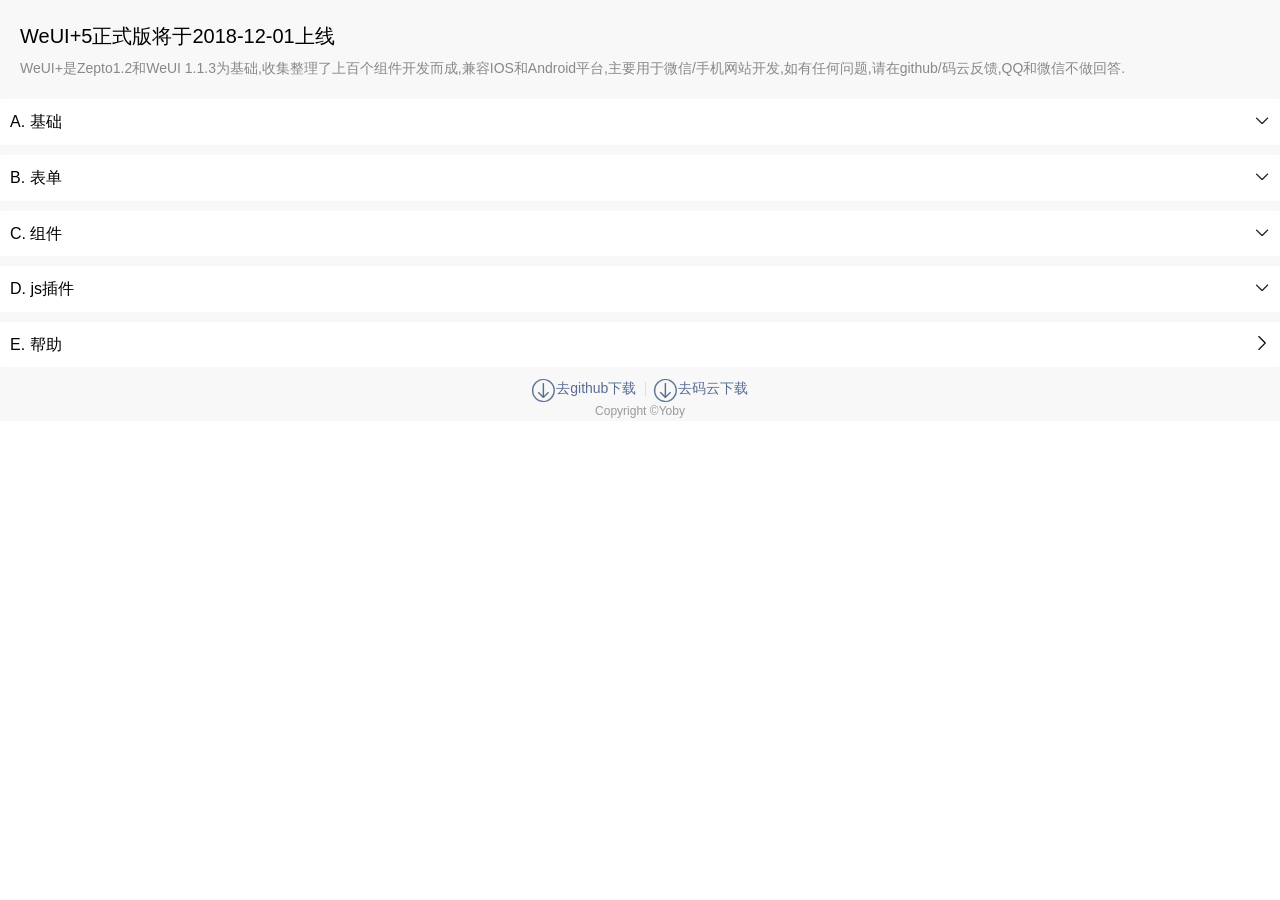
<file: src/main/resources/static/assets/weui-master/index.html>
<!doctype html>
<html>
<head>
<meta charset="utf-8">
<title>WeUI+在线演示</title>
 <meta name="viewport" content="width=device-width,initial-scale=1,user-scalable=0">
  <link rel="stylesheet" href="css/weui.css"/>
  <link rel="stylesheet" href="css/weuix.css"/>
  <link rel="icon" href="favicon.png"> <link rel="icon" href="favicon.ico">
      <script src="js/zepto.min.js"></script>
      
      <script>
     
  $(function(){
	  $('.js-category').click(function(){
			$parent = $(this).parent('li');
			if($parent.hasClass('js-show')){
                        $parent.removeClass('js-show');
                        $(this).children('i').removeClass('icon-35').addClass('icon-74');
                    }else{
                        $parent.siblings().removeClass('js-show');
                        $parent.addClass('js-show');
                        $(this).children('i').removeClass('icon-74').addClass('icon-35');
                         $parent.siblings().find('i').removeClass('icon-35').addClass('icon-74');
                    }
		  });
	  
	  
	  });    
      
      </script>
</head>

<body ontouchstart>
<div class="contianer page-bg">
<div class="page-hd">
        <h1 class="page-hd-title">
            WeUI+5正式版将于2018-12-01上线
        </h1>
        <p class="page-hd-desc">WeUI+是Zepto1.2和WeUI 1.1.3为基础,收集整理了上百个组件开发而成,兼容IOS和Android平台,主要用于微信/手机网站开发,如有任何问题,请在github/码云反馈,QQ和微信不做回答.</p>
    </div>
    <style>
        .page-bd li {
            background-color: #fff;
            border-radius: 2px;
            cursor: pointer;
            margin: 10px 0;
            overflow: hidden;
            vertical-align: bottom;
            display: block;
        }
        .page-bd li.js-show .weui-flex {
            opacity: 0.4;
        }
        .page-bd li.js-show .page-category {
            height: auto;
        }
        .page-bd li.js-show .page-category-content {
            opacity: 1;
            transform: translateY(0px);
        }
        .page-bd li:first-child {
            margin-top: 0;
        }
        .page-bd .page-category {
            height: 0;
            overflow: hidden;
        }
        .page-bd .page-category-content {
            opacity: 0;
            transform: translateY(-50%);
            transition: 0.3s;
        }
        .page-bd .weui-flex {

            align-items: center;
            padding:10px;
            transition: all 0.3s ease 0s;
            display: -webkit-flex;
            display: -webkit-box;
            display: flex;
        }
        .page-bd .weui-flex--item {
            -webkit-flex: 1 1 0;
            flex: 1 1 0;
        }
        .page-bd .weui-cells {
            margin-top: 0;
        }
    </style>
<div class="page-bd">
        <ul>
            <li><div class="weui-flex js-category" >
                    <div class="weui-flex__item" >A. 基础</div>
                    <i class="icon icon-74"></i>
                </div>
                <div class="page-category js-categoryInner">
                
                    <div class="weui-cells page-category-content">
                        <a class="weui-cell weui-cell_access" href="demo/base0.html">
                            <div class="weui-cell__bd">
                                <p>基础css类</p>
                            </div>
                            <div class="weui-cell__ft"></div>
                        </a>
                        
            <a class="weui-cell weui-cell_access" href="demo/base1.html">
                <div class="weui-cell__bd">
                    <p>footer</p>
                </div>
                <div class="weui-cell__ft"></div>
            </a>
                        <a class="weui-cell weui-cell_access" href="demo/base2.html">
                            <div class="weui-cell__bd">
                                <p>flex</p>
                            </div>
                            <div class="weui-cell__ft"></div>
                        </a>
                        <a class="weui-cell weui-cell_access" href="demo/base3.html">
                            <div class="weui-cell__bd">
                                <p>字体大小/9种颜色/背景</p>
                            </div>
                            <div class="weui-cell__ft"></div>
                        </a>
                        <a class="weui-cell weui-cell_access" href="demo/base4.html">
                            <div class="weui-cell__bd">
                                <p>边框/padding/margin/圆角/菜单竖线</p>
                            </div>
                            <div class="weui-cell__ft"></div>
                        </a>
                        <a class="weui-cell weui-cell_access" href="demo/base5.html">
                            <div class="weui-cell__bd">
                                <p>九宫格/十六宫格/无图宫格</p>
                            </div>
                            <div class="weui-cell__ft"></div>
                        </a>
                        <a class="weui-cell weui-cell_access" href="demo/base6.html">
                            <div class="weui-cell__bd">
                                <p>表格</p>
                            </div>
                            <div class="weui-cell__ft"></div>
                        </a>
                        <a class="weui-cell weui-cell_access" href="demo/base7.html">
                            <div class="weui-cell__bd">
                                <p>article/时间线</p>
                            </div>
                            <div class="weui-cell__ft"></div>
                        </a>
                        <a class="weui-cell weui-cell_access" href="demo/base8.html">
                            <div class="weui-cell__bd">
                                <p>加载提示/loading/分割线</p>
                            </div>
                            <div class="weui-cell__ft"></div>
                        </a>
                        <a class="weui-cell weui-cell_access" href="demo/base9.html">
                            <div class="weui-cell__bd">
                                <p>小红点/徽章</p>
                            </div>
                            <div class="weui-cell__ft"></div>
                        </a>

                        <a class="weui-cell weui-cell_access" href="demo/base10.html">
                            <div class="weui-cell__bd">
                                <p>图标</p>
                            </div>
                            <div class="weui-cell__ft"></div>
                        </a>
                        <a class="weui-cell weui-cell_access" href="demo/base11.html">
                            <div class="weui-cell__bd">
                                <p>标签</p>
                            </div>
                            <div class="weui-cell__ft"></div>
                        </a>
                        <a class="weui-cell weui-cell_access" href="demo/base12.html">
                            <div class="weui-cell__bd">
                                <p>gallery</p>
                            </div>
                            <div class="weui-cell__ft"></div>
                        </a>
                        <a class="weui-cell weui-cell_access" href="demo/base13.html">
                            <div class="weui-cell__bd">
                                <p>列表list</p>
                            </div>
                            <div class="weui-cell__ft"></div>
                        </a>
                        <a class="weui-cell weui-cell_access" href="demo/base14.html">
                            <div class="weui-cell__bd">
                                <p>面板</p>
                            </div>
                            <div class="weui-cell__ft"></div>
                        </a>
                        <a class="weui-cell weui-cell_access" href="demo/base15.html">
                            <div class="weui-cell__bd">
                                <p>动画</p>
                            </div>
                            <div class="weui-cell__ft"></div>
                        </a>
                        <a class="weui-cell weui-cell_access" href="demo/base16.html">
                            <div class="weui-cell__bd">
                                <p>图片/图片排版/头像</p>
                            </div>
                            <div class="weui-cell__ft"></div>
                        </a>
                        <a class="weui-cell weui-cell_access" href="demo/base17.html">
                            <div class="weui-cell__bd">
                                <p>按钮</p>
                            </div>
                            <div class="weui-cell__ft"></div>
                        </a>
                        <a class="weui-cell weui-cell_access" href="demo/base18.html">
                            <div class="weui-cell__bd">
                                <p>msg提示页</p>
                            </div>
                            <div class="weui-cell__ft"></div>
                        </a>
                        <a class="weui-cell weui-cell_access" href="demo/table.html">
                            <div class="weui-cell__bd">
                                <p>js动态添加删除内容</p>
                            </div>
                            <div class="weui-cell__ft"></div>
                        </a>
        </div>
                    
                </div>
            </li>


            <li><div class="weui-flex js-category" >
                <div class="weui-flex__item" >B. 表单</div>
                <i class="icon icon-74"></i>
            </div>
                <div class="page-category js-categoryInner">

                    <div class="weui-cells page-category-content">

                        <a class="weui-cell weui-cell_access" href="demo/form1.html">
                            <div class="weui-cell__bd">
                                <p>单选,复选,开关</p>
                            </div>
                            <div class="weui-cell__ft"></div>
                        </a>
                        <a class="weui-cell weui-cell_access" href="demo/form2.html">
                            <div class="weui-cell__bd">
                                <p>文本框/文本域/验证码输入/验证表单</p>
                            </div>
                            <div class="weui-cell__ft"></div>
                        </a>
                        <a class="weui-cell weui-cell_access" href="demo/form3.html">
                            <div class="weui-cell__bd">
                                <p>支付场景</p>
                            </div>
                            <div class="weui-cell__ft"></div>
                        </a>
                        <a class="weui-cell weui-cell_access" href="demo/form4.html">
                            <div class="weui-cell__bd">
                                <p>picker/日期/时间/地址选择</p>
                            </div>
                            <div class="weui-cell__ft"></div>
                        </a>
                        <a class="weui-cell weui-cell_access" href="demo/form5.html">
                            <div class="weui-cell__bd">
                                <p>select</p>
                            </div>
                            <div class="weui-cell__ft"></div>
                        </a>
                        <a class="weui-cell weui-cell_access" href="demo/form6.html">
                            <div class="weui-cell__bd">
                                <p>popup/通知</p>
                            </div>
                            <div class="weui-cell__ft"></div>
                        </a>
                        <a class="weui-cell weui-cell_access" href="demo/form7.html">
                            <div class="weui-cell__bd">
                                <p>计数器</p>
                            </div>
                            <div class="weui-cell__ft"></div>
                        </a>
                        <a class="weui-cell weui-cell_access" href="demo/form8.html">
                            <div class="weui-cell__bd">
                                <p>搜索</p>
                            </div>
                            <div class="weui-cell__ft"></div>
                        </a>
                        <a class="weui-cell weui-cell_access" href="demo/form9.html">
                            <div class="weui-cell__bd">
                                <p>星级评分</p>
                            </div>
                            <div class="weui-cell__ft"></div>
                        </a>
                        <a class="weui-cell weui-cell_access" href="demo/form10.html">
                            <div class="weui-cell__bd">
                                <p>滑块/slider</p>
                            </div>
                            <div class="weui-cell__ft"></div>
                        </a>
                        <a class="weui-cell weui-cell_access" href="demo/form11.html">
                            <div class="weui-cell__bd">
                                <p>表单预览</p>
                            </div>
                            <div class="weui-cell__ft"></div>
                        </a>
                        <a class="weui-cell weui-cell_access" href="demo/form12.html">
                            <div class="weui-cell__bd">
                                <p>图片上传</p>
                            </div>
                            <div class="weui-cell__ft"></div>
                        </a>
                        <a class="weui-cell weui-cell_access" href="demo/form13.html">
                            <div class="weui-cell__bd">
                                <p>单选,复选,文本框,文本域美化版</p>
                            </div>
                            <div class="weui-cell__ft"></div>
                        </a>
                        <a class="weui-cell weui-cell_access" href="demo/form14.html">
                            <div class="weui-cell__bd">
                                <p>上传进度</p>
                            </div>
                            <div class="weui-cell__ft"></div>
                        </a>

                    </div>

                </div>
            </li>

            <li><div class="weui-flex js-category" >
                <div class="weui-flex__item" >C. 组件</div>
                <i class="icon icon-74"></i>
            </div>
                <div class="page-category js-categoryInner">

                    <div class="weui-cells page-category-content">

                        <a class="weui-cell weui-cell_access" href="demo/js1.html">
                            <div class="weui-cell__bd">
                                <p>对话框/toptip/toast</p>
                            </div>
                            <div class="weui-cell__ft"></div>
                        </a>
                        <a class="weui-cell weui-cell_access" href="demo/js2.html">
                            <div class="weui-cell__bd">
                                <p>actionsheet</p>
                            </div>
                            <div class="weui-cell__ft"></div>
                        </a>
                        <a class="weui-cell weui-cell_access" href="demo/js3.html">
                            <div class="weui-cell__bd">
                                <p>滑动删除</p>
                            </div>
                            <div class="weui-cell__ft"></div>
                        </a>
                        <a class="weui-cell weui-cell_access" href="demo/jsx3.html">
                            <div class="weui-cell__bd">
                                <p>日历</p>
                            </div>
                            <div class="weui-cell__ft"></div>
                        </a>
                        <a class="weui-cell weui-cell_access" href="demo/js4.html">
                            <div class="weui-cell__bd">
                                <p>navbar/仿今日头条导航</p>
                            </div>
                            <div class="weui-cell__ft"></div>
                        </a>
                        <a class="weui-cell weui-cell_access" href="demo/js5.html">
                            <div class="weui-cell__bd">
                                <p>tabbar</p>
                            </div>
                            <div class="weui-cell__ft"></div>
                        </a>
                        <a class="weui-cell weui-cell_access" href="demo/js6.html">
                            <div class="weui-cell__bd">
                                <p>轮播/swipe</p>
                            </div>
                            <div class="weui-cell__ft"></div>
                        </a>
                        <a class="weui-cell weui-cell_access" href="demo/jw">
                            <div class="weui-cell__bd">
                                <p>jwplayer播放器</p>
                            </div>
                            <div class="weui-cell__ft"></div>
                        </a>
                        <a class="weui-cell weui-cell_access" href="demo/js7.html">
                            <div class="weui-cell__bd">
                                <p>音频播放</p>
                            </div>
                            <div class="weui-cell__ft"></div>
                        </a>
                        <a class="weui-cell weui-cell_access" href="demo/js8.html">
                            <div class="weui-cell__bd">
                                <p>js模板</p>
                            </div>
                            <div class="weui-cell__ft"></div>
                        </a>
                        <a class="weui-cell weui-cell_access" href="demo/js9.html">
                            <div class="weui-cell__bd">
                                <p>分页/点击加载更多</p>
                            </div>
                            <div class="weui-cell__ft"></div>
                        </a>
                        <a class="weui-cell weui-cell_access" href="demo/js10.html">
                            <div class="weui-cell__bd">
                                <p>底部滚动加载1</p>
                            </div>
                            <div class="weui-cell__ft"></div>
                        </a>
                        <a class="weui-cell weui-cell_access" href="demo/js101.html">
                            <div class="weui-cell__bd">
                                <p>ajax分页</p>
                            </div>
                            <div class="weui-cell__ft"></div>
                        </a>
                        <a class="weui-cell weui-cell_access" href="demo/js11.html">
                            <div class="weui-cell__bd">
                                <p>弹出选择面板</p>
                            </div>
                            <div class="weui-cell__ft"></div>
                        </a>
                        <a class="weui-cell weui-cell_access" href="demo/js12.html">
                            <div class="weui-cell__bd">
                                <p>评论/评论显示</p>
                            </div>
                            <div class="weui-cell__ft"></div>
                        </a>
                        <a class="weui-cell weui-cell_access" href="demo/js13.html">
                            <div class="weui-cell__bd">
                                <p>微信文章模板</p>
                            </div>
                            <div class="weui-cell__ft"></div>
                        </a>
                        <a class="weui-cell weui-cell_access" href="demo/js14.html">
                            <div class="weui-cell__bd">
                                <p>下拉刷新</p>
                            </div>
                            <div class="weui-cell__ft"></div>
                        </a>
                        <a class="weui-cell weui-cell_access" href="demo/js15.html">
                        <div class="weui-cell__bd">
                            <p>底部滚动加载2</p>
                        </div>
                        <div class="weui-cell__ft"></div>
                    </a>
                        <a class="weui-cell weui-cell_access" href="demo/js16.html">
                            <div class="weui-cell__bd">
                                <p>省简称弹出层</p>
                            </div>
                            <div class="weui-cell__ft"></div>
                        </a>
                    </div>

                </div>
            </li>

            <li><div class="weui-flex js-category" >
                <div class="weui-flex__item" >D. js插件</div>
                <i class="icon icon-74"></i>
            </div>
                <div class="page-category js-categoryInner">

                    <div class="weui-cells page-category-content">

                        <a class="weui-cell weui-cell_access" href="demo/p1.html">
                            <div class="weui-cell__bd">
                                <p>js自定义方法</p>
                            </div>
                            <div class="weui-cell__ft"></div>
                        </a>
                        <a class="weui-cell weui-cell_access" href="demo/p2.html">
                            <div class="weui-cell__bd">
                                <p>fullpage</p>
                            </div>
                            <div class="weui-cell__ft"></div>
                        </a>

                        <a class="weui-cell weui-cell_access" href="demo/p3.html">
                            <div class="weui-cell__bd">
                                <p>摇一摇</p>
                            </div>
                            <div class="weui-cell__ft"></div>
                        </a>
                        <a class="weui-cell weui-cell_access" href="demo/p4.html">
                            <div class="weui-cell__bd">
                                <p>图片懒加载</p>
                            </div>
                            <div class="weui-cell__ft"></div>
                        </a>
                        <a class="weui-cell weui-cell_access" href="demo/p5.html">
                            <div class="weui-cell__bd">
                                <p>微信分享/关注</p>
                            </div>
                            <div class="weui-cell__ft"></div>
                        </a>
                        <a class="weui-cell weui-cell_access" href="demo/p6.html">
                            <div class="weui-cell__bd">
                                <p>二维码/名片生成</p>
                            </div>
                            <div class="weui-cell__ft"></div>
                        </a>
                        <a class="weui-cell weui-cell_access" href="demo/p7.html">
                            <div class="weui-cell__bd">
                                <p>axios</p>
                            </div>
                            <div class="weui-cell__ft"></div>
                        </a>
                        <a class="weui-cell weui-cell_access" href="demo/p8.html">
                            <div class="weui-cell__bd">
                                <p>f2移动图表</p>
                            </div>
                            <div class="weui-cell__ft"></div>
                        </a>
                        <a class="weui-cell weui-cell_access" href="demo/p9.html">
                            <div class="weui-cell__bd">
                                <p>vconsole</p>
                            </div>
                            <div class="weui-cell__ft"></div>
                        </a>
                        <a class="weui-cell weui-cell_access" href="demo/p10.html">
                            <div class="weui-cell__bd">
                                <p>mock模拟json数据</p>
                            </div>
                            <div class="weui-cell__ft"></div>
                        </a>
                    </div>

                </div>
            </li>
             <li onclick="location.href='demo/help1.html'">
                <div class="weui-flex " >
                    <p class="weui-flex__item">E. 帮助</p>
                    <i class="icon icon-108"></i>
                </div>
                           
            </li>
                                
        </ul>
    </div>

    
<div class="weui-footer">
    <p class="weui-footer__links">
<a target="_blank" class="weui-footer__link" href="http://github.com/logoove/weui"><i class="icon icon-114 f24"></i>去github下载</a>
<a target="_blank" class="weui-footer__link" href="https://gitee.com/yoby/weui2"><i class="icon icon-114 f24"></i>去码云下载</a>
    </p>

<p class="weui-footer__text">Copyright &copy;Yoby</p>

</div>


</div>
</body>
</html>
</file>
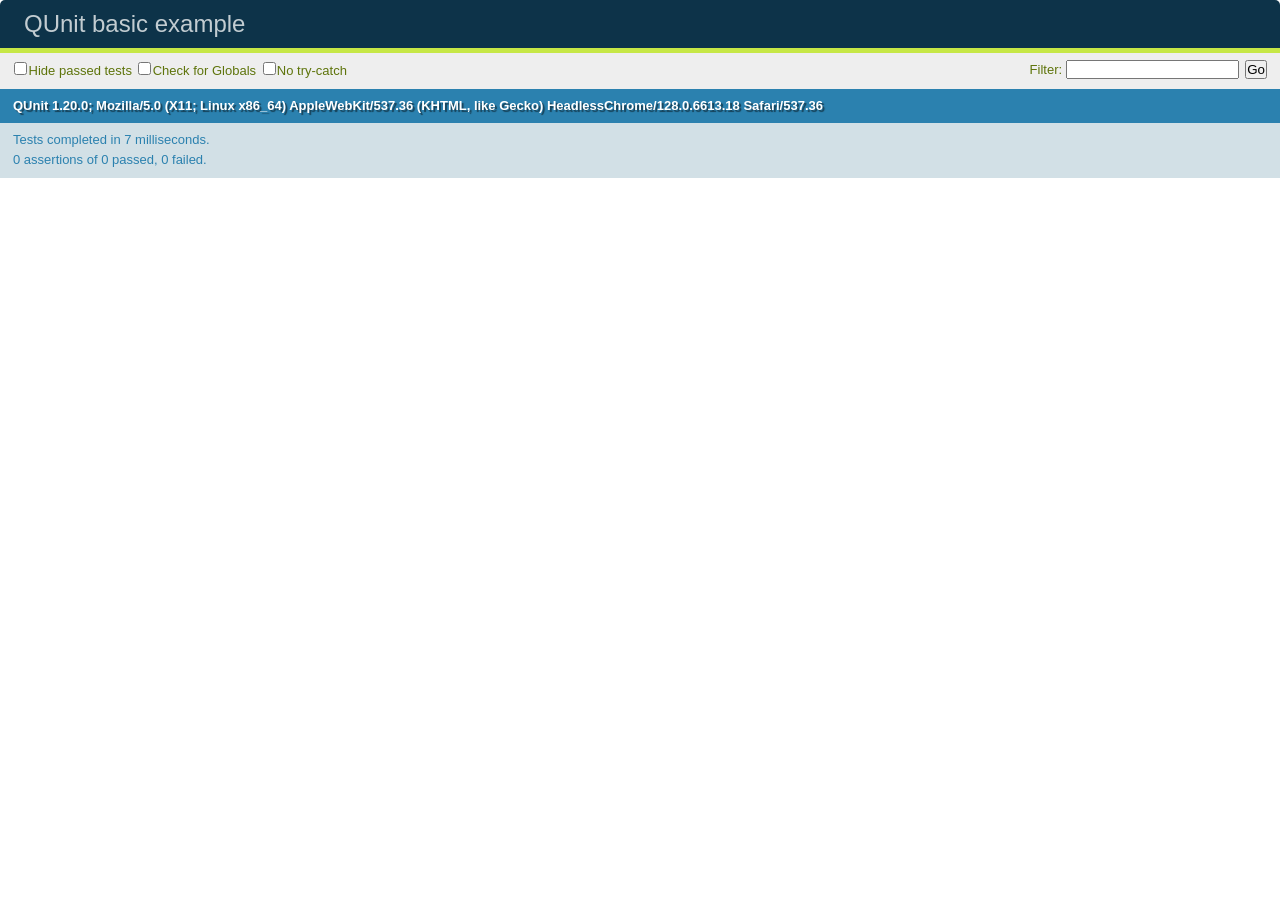
<file: src/main/resources/static/assets/jquery-weui/tests/index.html>
<!DOCTYPE html>
<html>
  <head>
    <meta charset="utf-8">
    <title>QUnit basic example</title>
    <link rel="stylesheet" href="../dist/lib/weui.css">
    <link rel="stylesheet" href="../dist/css/jquery-weui.css">
    <link rel="stylesheet" href="qunit/qunit-1.20.0.css">
  </head>
  <body>
    <div id="qunit"></div>
    <div id="qunit-fixture"></div>
    <script src="qunit/qunit-1.20.0.js"></script>
    <script src="../dist/lib/jquery-2.1.4.js"></script>
    <script src="../dist/js/jquery-weui.js"></script>
  </body>
</html>
</file>
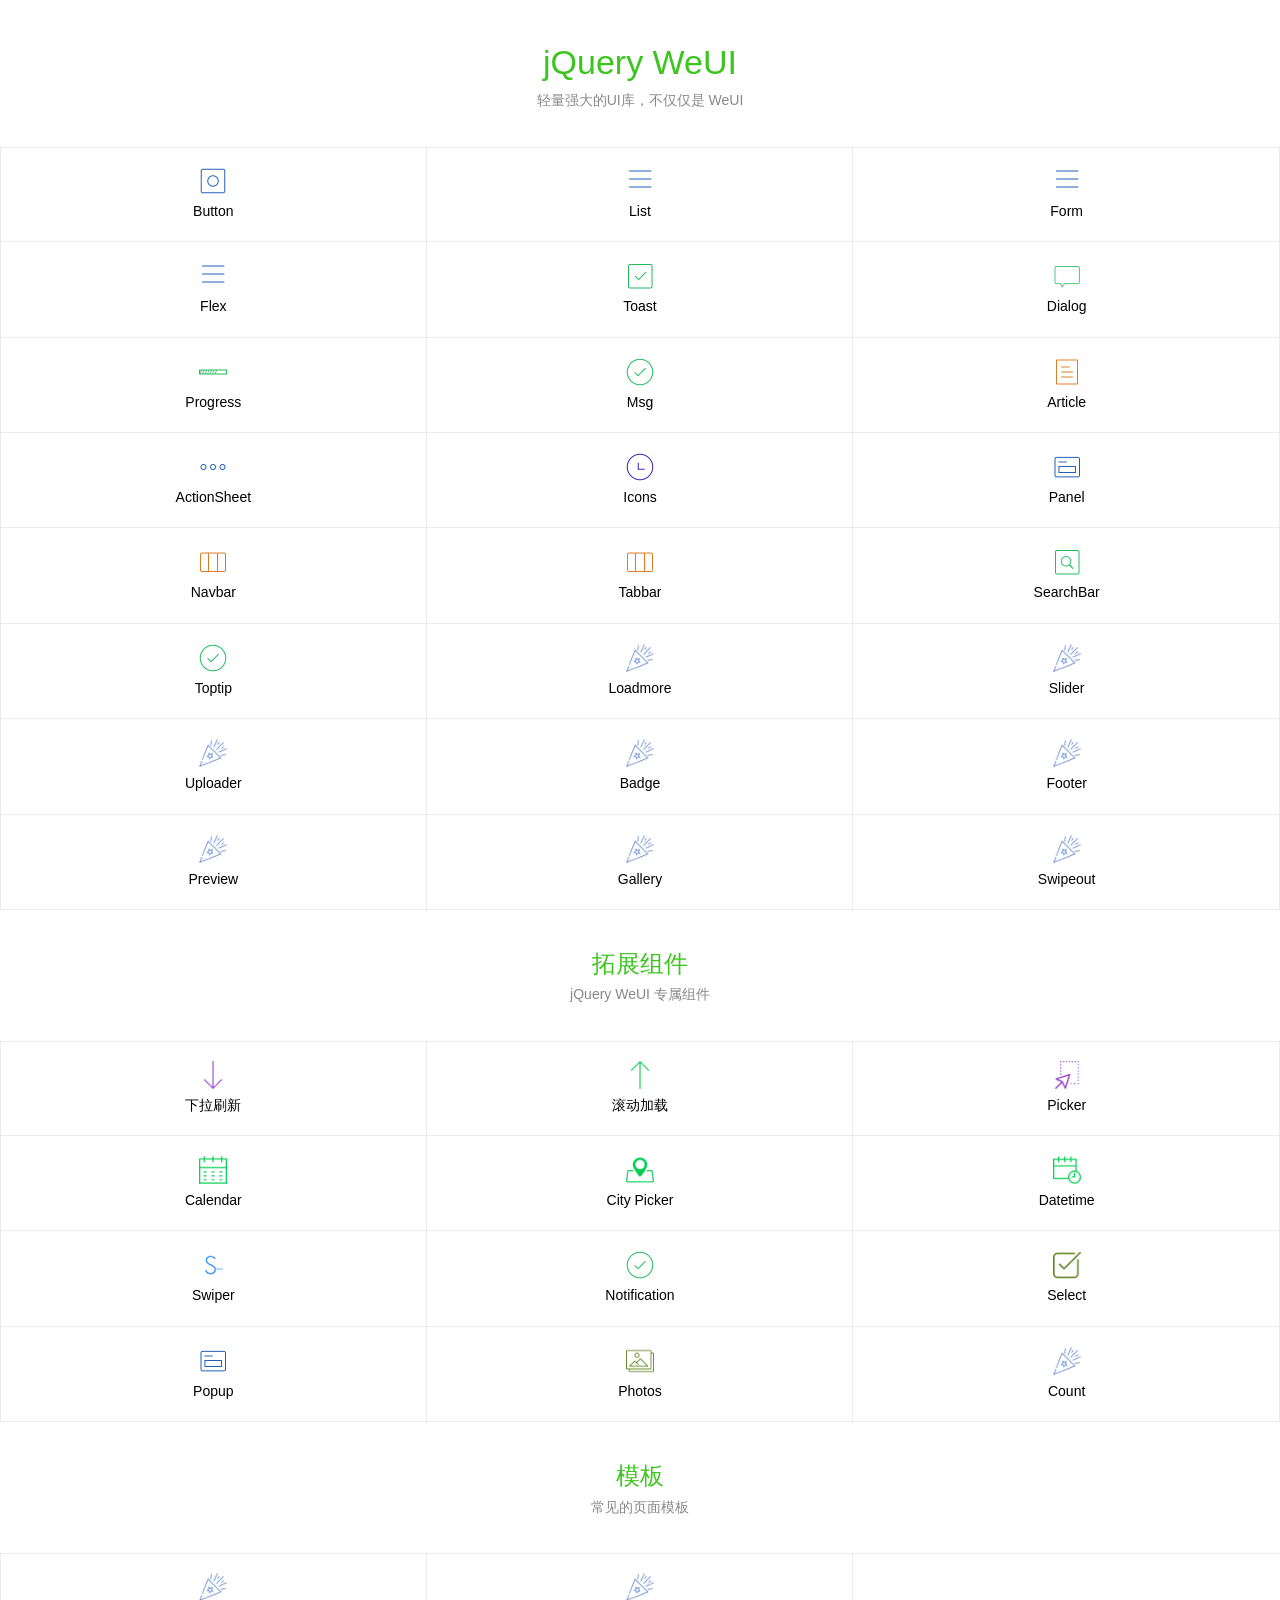
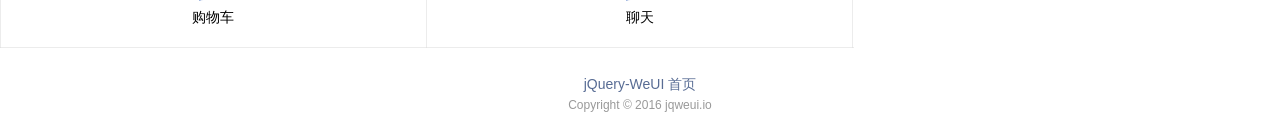
<file: src/main/resources/static/assets/jquery-weui/dist/demos/index.html>
<!DOCTYPE html>
<html>
  <head>
    <title>jQuery WeUI</title>
    <meta charset="utf-8">
<meta http-equiv="X-UA-Compatible" content="IE=edge">
<meta name="viewport" content="width=device-width, initial-scale=1, user-scalable=no">

<meta name="description" content="Write an awesome description for your new site here. You can edit this line in _config.yml. It will appear in your document head meta (for Google search results) and in your feed.xml site description.
">

<link rel="stylesheet" href="../lib/weui.min.css">
<link rel="stylesheet" href="../css/jquery-weui.css">
<link rel="stylesheet" href="css/demos.css">

  </head>

  <body ontouchstart>

    <header class='demos-header'>
      <h1 class="demos-title">jQuery WeUI</h1>
      <p class='demos-sub-title'>轻量强大的UI库，不仅仅是 WeUI</p>
    </header>

    <div class="weui-grids">
      <a href="buttons.html" class="weui-grid js_grid">
        <div class="weui-grid__icon">
          <img src="images/icon_nav_button.png" alt="">
        </div>
        <p class="weui-grid__label">
          Button
        </p>
      </a>
      <a href="cell.html" class="weui-grid js_grid">
        <div class="weui-grid__icon">
          <img src="images/icon_nav_cell.png" alt="">
        </div>
        <p class="weui-grid__label">
          List
        </p>
      </a>
      <a href="form.html" class="weui-grid js_grid">
        <div class="weui-grid__icon">
          <img src="images/icon_nav_cell.png" alt="">
        </div>
        <p class="weui-grid__label">
          Form
        </p>
      </a>
      <a href="flex.html" class="weui-grid js_grid">
        <div class="weui-grid__icon">
          <img src="images/icon_nav_cell.png" alt="">
        </div>
        <p class="weui-grid__label">
          Flex
        </p>
      </a>
      <a href="toast.html" class="weui-grid js_grid">
        <div class="weui-grid__icon">
          <img src="images/icon_nav_toast.png" alt="">
        </div>
        <p class="weui-grid__label">
          Toast
        </p>
      </a>
      <a href="dialog.html" class="weui-grid js_grid">
        <div class="weui-grid__icon">
          <img src="images/icon_nav_dialog.png" alt="">
        </div>
        <p class="weui-grid__label">
          Dialog
        </p>
      </a>
      <a href="progress.html" class="weui-grid js_grid">
        <div class="weui-grid__icon">
          <img src="images/icon_nav_progress.png" alt="">
        </div>
        <p class="weui-grid__label">
          Progress
        </p>
      </a>
      <a href="msg.html" class="weui-grid js_grid">
        <div class="weui-grid__icon">
          <img src="images/icon_nav_msg.png" alt="">
        </div>
        <p class="weui-grid__label">
          Msg
        </p>
      </a>
      <a href="article.html" class="weui-grid js_grid">
        <div class="weui-grid__icon">
          <img src="images/icon_nav_article.png" alt="">
        </div>
        <p class="weui-grid__label">
          Article
        </p>
      </a>
      <a href="action-sheet.html" class="weui-grid js_grid">
        <div class="weui-grid__icon">
          <img src="images/icon_nav_actionSheet.png" alt="">
        </div>
        <p class="weui-grid__label">
          ActionSheet
        </p>
      </a>
      <a href="icons.html" class="weui-grid js_grid">
        <div class="weui-grid__icon">
          <img src="images/icon_nav_icons.png" alt="">
        </div>
        <p class="weui-grid__label">
          Icons
        </p>
      </a>
      <a href="panel.html" class="weui-grid js_grid">
        <div class="weui-grid__icon">
          <img src="images/icon_nav_panel.png" alt="">
        </div>
        <p class="weui-grid__label">
          Panel
        </p>
      </a>
      <a href="navbar.html" class="weui-grid js_grid">
        <div class="weui-grid__icon">
          <img src="images/icon_nav_tab.png" alt="">
        </div>
        <p class="weui-grid__label">
          Navbar
        </p>
      </a>
      <a href="tabbar.html" class="weui-grid js_grid">
        <div class="weui-grid__icon">
          <img src="images/icon_nav_tab.png" alt="">
        </div>
        <p class="weui-grid__label">
          Tabbar
        </p>
      </a>
      <a href="searchbar.html" class="weui-grid js_grid">
        <div class="weui-grid__icon">
          <img src="images/icon_nav_search_bar.png" alt="">
        </div>
        <p class="weui-grid__label">
          SearchBar
        </p>
      </a>
      <a href="toptip.html" class="weui-grid js_grid">
        <div class="weui-grid__icon">
          <img src="images/icon_nav_msg.png" alt="">
        </div>
        <p class="weui-grid__label">
          Toptip
        </p>
      </a>
      <a href="loadmore.html" class="weui-grid js_grid">
        <div class="weui-grid__icon">
          <img src="images/icon_nav_new.png" alt="">
        </div>
        <p class="weui-grid__label">
          Loadmore
        </p>
      </a>
      <a href="slider.html" class="weui-grid js_grid">
        <div class="weui-grid__icon">
          <img src="images/icon_nav_new.png" alt="">
        </div>
        <p class="weui-grid__label">
          Slider
        </p>
      </a>
      <a href="uploader.html" class="weui-grid js_grid">
        <div class="weui-grid__icon">
          <img src="images/icon_nav_new.png" alt="">
        </div>
        <p class="weui-grid__label">
          Uploader
        </p>
      </a>
      <a href="badge.html" class="weui-grid js_grid">
        <div class="weui-grid__icon">
          <img src="images/icon_nav_new.png" alt="">
        </div>
        <p class="weui-grid__label">
          Badge
        </p>
      </a>
      <a href="footer.html" class="weui-grid js_grid">
        <div class="weui-grid__icon">
          <img src="images/icon_nav_new.png" alt="">
        </div>
        <p class="weui-grid__label">
          Footer
        </p>
      </a>
      <a href="preview.html" class="weui-grid js_grid">
        <div class="weui-grid__icon">
          <img src="images/icon_nav_new.png" alt="">
        </div>
        <p class="weui-grid__label">
          Preview
        </p>
      </a>
      <a href="gallery.html" class="weui-grid js_grid">
        <div class="weui-grid__icon">
          <img src="images/icon_nav_new.png" alt="">
        </div>
        <p class="weui-grid__label">
          Gallery
        </p>
      </a>
      <a href="swipeout.html" class="weui-grid js_grid">
        <div class="weui-grid__icon">
          <img src="images/icon_nav_new.png" alt="">
        </div>
        <p class="weui-grid__label">
          Swipeout
        </p>
      </a>
    </div>

    <div class="demos-header">
      <h2 class='demos-second-title'>拓展组件</h2>
      <p class='demos-sub-title'>jQuery WeUI 专属组件</p>
    </div>

    <div class="weui-grids">
      <a href="ptr.html" class="weui-grid js_grid">
        <div class="weui-grid__icon">
          <img src="images/icon_nav_ptr.png" alt="">
        </div>
        <p class="weui-grid__label">
          下拉刷新
        </p>
      </a>
      <a href="infinite.html" class="weui-grid js_grid">
        <div class="weui-grid__icon">
          <img src="images/icon_nav_up.png" alt="">
        </div>
        <p class="weui-grid__label">
          滚动加载
        </p>
      </a>
      <a href="picker.html" class="weui-grid js_grid">
        <div class="weui-grid__icon">
          <img src="images/icon_nav_picker.png" alt="">
        </div>
        <p class="weui-grid__label">
          Picker
        </p>
      </a>
      <a href="calendar.html" class="weui-grid js_grid">
        <div class="weui-grid__icon">
          <img src="images/icon_nav_calendar.png" alt="">
        </div>
        <p class="weui-grid__label">
          Calendar
        </p>
      </a>
      <a href="city-picker.html" class="weui-grid js_grid">
        <div class="weui-grid__icon">
          <img src="images/icon_nav_city.png" alt="">
        </div>
        <p class="weui-grid__label">
          City Picker
        </p>
      </a>
      <a href="datetime-picker.html" class="weui-grid js_grid">
        <div class="weui-grid__icon">
          <img src="images/icon_nav_datetime.png" alt="">
        </div>
        <p class="weui-grid__label">
          Datetime
        </p>
      </a>
      <a href="swiper.html" class="weui-grid js_grid">
        <div class="weui-grid__icon">
          <img src="images/icon_nav_swiper.png" alt="">
        </div>
        <p class="weui-grid__label">
          Swiper
        </p>
      </a>
      <a href="noti.html" class="weui-grid js_grid">
        <div class="weui-grid__icon">
          <img src="images/icon_nav_msg.png" alt="">
        </div>
        <p class="weui-grid__label">
          Notification
        </p>
      </a>
      <a href="select.html" class="weui-grid js_grid">
        <div class="weui-grid__icon">
          <img src="images/icon_nav_select.png" alt="">
        </div>
        <p class="weui-grid__label">
          Select
        </p>
      </a>
      <a href="popup.html" class="weui-grid js_grid">
        <div class="weui-grid__icon">
          <img src="images/icon_nav_panel.png" alt="">
        </div>
        <p class="weui-grid__label">
          Popup
        </p>
      </a>
      <a href="photo-browser.html" class="weui-grid js_grid">
        <div class="weui-grid__icon">
          <img src="images/icon_nav_photo.png" alt="">
        </div>
        <p class="weui-grid__label">
          Photos
        </p>
      </a>
      <a href="count.html" class="weui-grid js_grid">
        <div class="weui-grid__icon">
          <img src="images/icon_nav_new.png" alt="">
        </div>
        <p class="weui-grid__label">
          Count
        </p>
      </a>
    </div>

    <div class="demos-header">
      <h2 class='demos-second-title'>模板</h2>
      <p class='demos-sub-title'>常见的页面模板</p>
    </div>

    <div class="weui-grids">
      <a href="tpl-shopping-cart.html" class="weui-grid js_grid">
        <div class="weui-grid__icon">
          <img src="images/icon_nav_new.png" alt="">
        </div>
        <p class="weui-grid__label">
          购物车
        </p>
      </a>
      <a href="tpl-chat.html" class="weui-grid js_grid">
        <div class="weui-grid__icon">
          <img src="images/icon_nav_new.png" alt="">
        </div>
        <p class="weui-grid__label">
          聊天
        </p>
      </a>
    </div>

    <div class="weui-footer">
      <p class="weui-footer__links">
        <a href="http://jqweui.com" class="weui-footer__link">jQuery-WeUI 首页</a>
      </p>
      <p class="weui-footer__text">Copyright © 2016 jqweui.io</p>
    </div>

    <style>
      .weui-footer {
        margin: 25px 0 10px 0;
      }
    </style>


    <script src="../lib/jquery-2.1.4.js"></script>
<script src="../lib/fastclick.js"></script>
<script>
  $(function() {
    FastClick.attach(document.body);
  });
</script>
<script src="../js/jquery-weui.js"></script>

  </body>

</html>
</file>
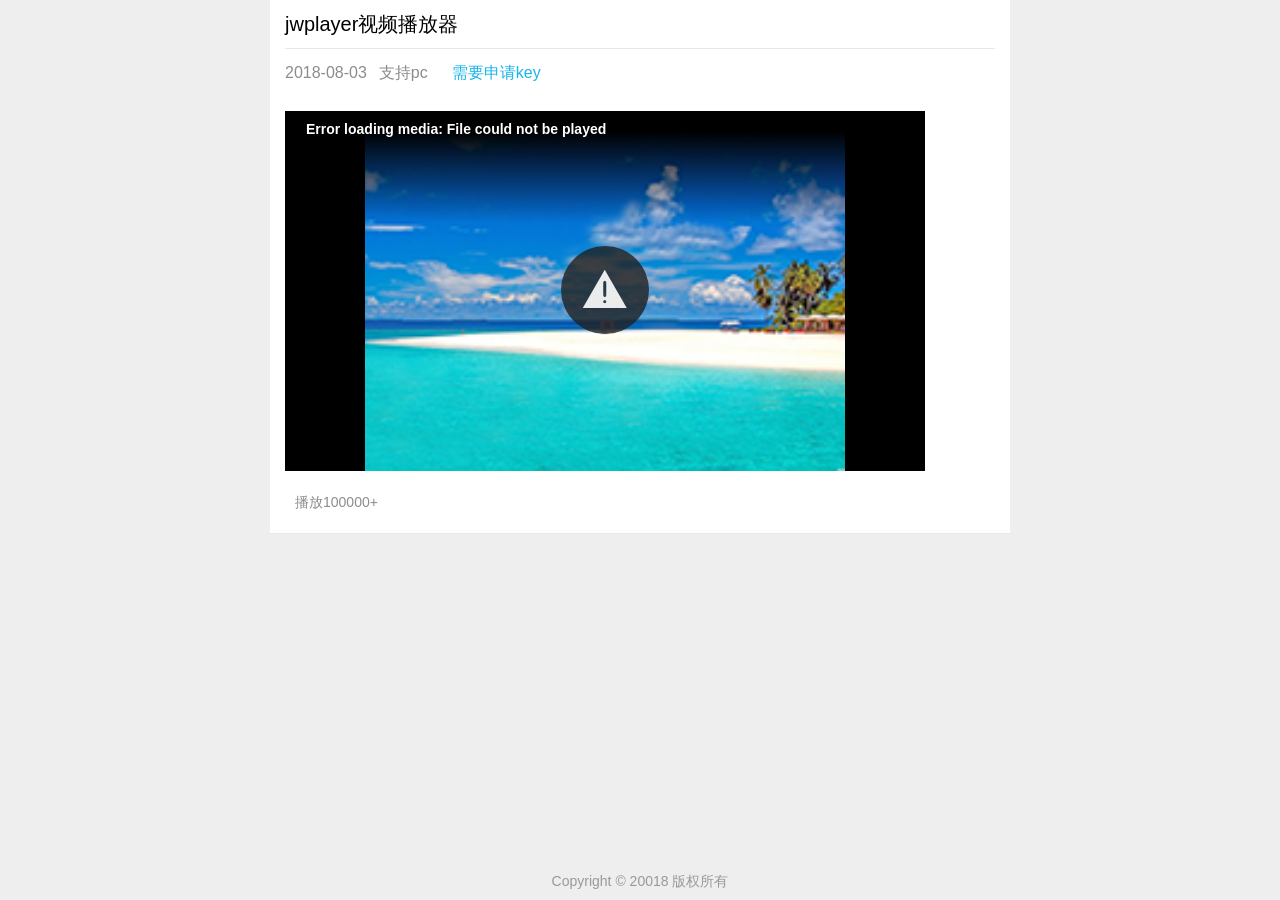
<file: src/main/resources/static/assets/weui-master/demo/jw/index.html>
<!DOCTYPE html>
<html lang="en">
<head>
    <meta charset="UTF-8">
    <meta http-equiv="X-UA-Compatible" content="IE=edge">
    <meta name="viewport" content="width=device-width, initial-scale=1">
    <title>jwplayer视频播放器</title>
    <link rel="stylesheet" href="weuix.min.css">
</head>
<body>
<div class="container">
    <div class="weui-weixin">
        <div class="weui-weixin-ui">
            <!--页面开始-->
            <div class="weui-weixin-page">
                <h2 class="weui-weixin-title">jwplayer视频播放器</h2>
                <div class="weui-weixin-info"><!--meta-->
                    <span class="weui-weixin-em">2018-08-03</span>
                    <em class="weui-weixin-em" >支持pc</em>
                    <em class="weui-weixin-em"></em>
                    <a class="weui-weixin-a weui-weixin-nickname" href="javascript:void(0);" >需要申请key</a>
                </div><!--meta结束-->

                <div class="weui-weixin-content center"><!--内容-->
                  <script type="text/javascript" src="jwplayer.js"></script>
<script>jwplayer.key="4sNBpozdkb2Gv+IYeWyd+CID9tW2NXdJE5GeSg==";//修改为自己的key</script>
<div id="player">
Loading...
</div>
<script type="text/javascript">
jwplayer("player").setup({
	"file": "mp4.mp4",//视频文件路径

	"aspectratio": "16:9",//播放器自适应比例
	"height": "360",//播放器高度
	"width":"640",
	"type":"mp4",//播放文件类型（可选）
	"title": "测试标题",//标题（可选）
	"description": "测试视频描述",//描述（可选）
	"image": "[data-uri]",//视频封面（可选）
	"repeat":"true",//重复播放（留空则不重复播放）
	"autostart":"true",//自动播放（留空则不启用自动播放）
});
</script> 
                </div><!--内容结束-->

                <div class="weui-weixin-tools">

                    <div class="weui-weixin-read">播放<span id="readnum">100000+</span></div>

                </div><!--工具条结束-->


            </div><!--页面结束-->


        </div>
    </div>
</div>

<div class="weui-footer weui-footer-fixed-bottom">
            <p class="weui-footer-links">
              
            </p>
            <p class="weui-footer__text">Copyright &copy; 20018 版权所有</p>
        </div>
</body>
</html>
</file>
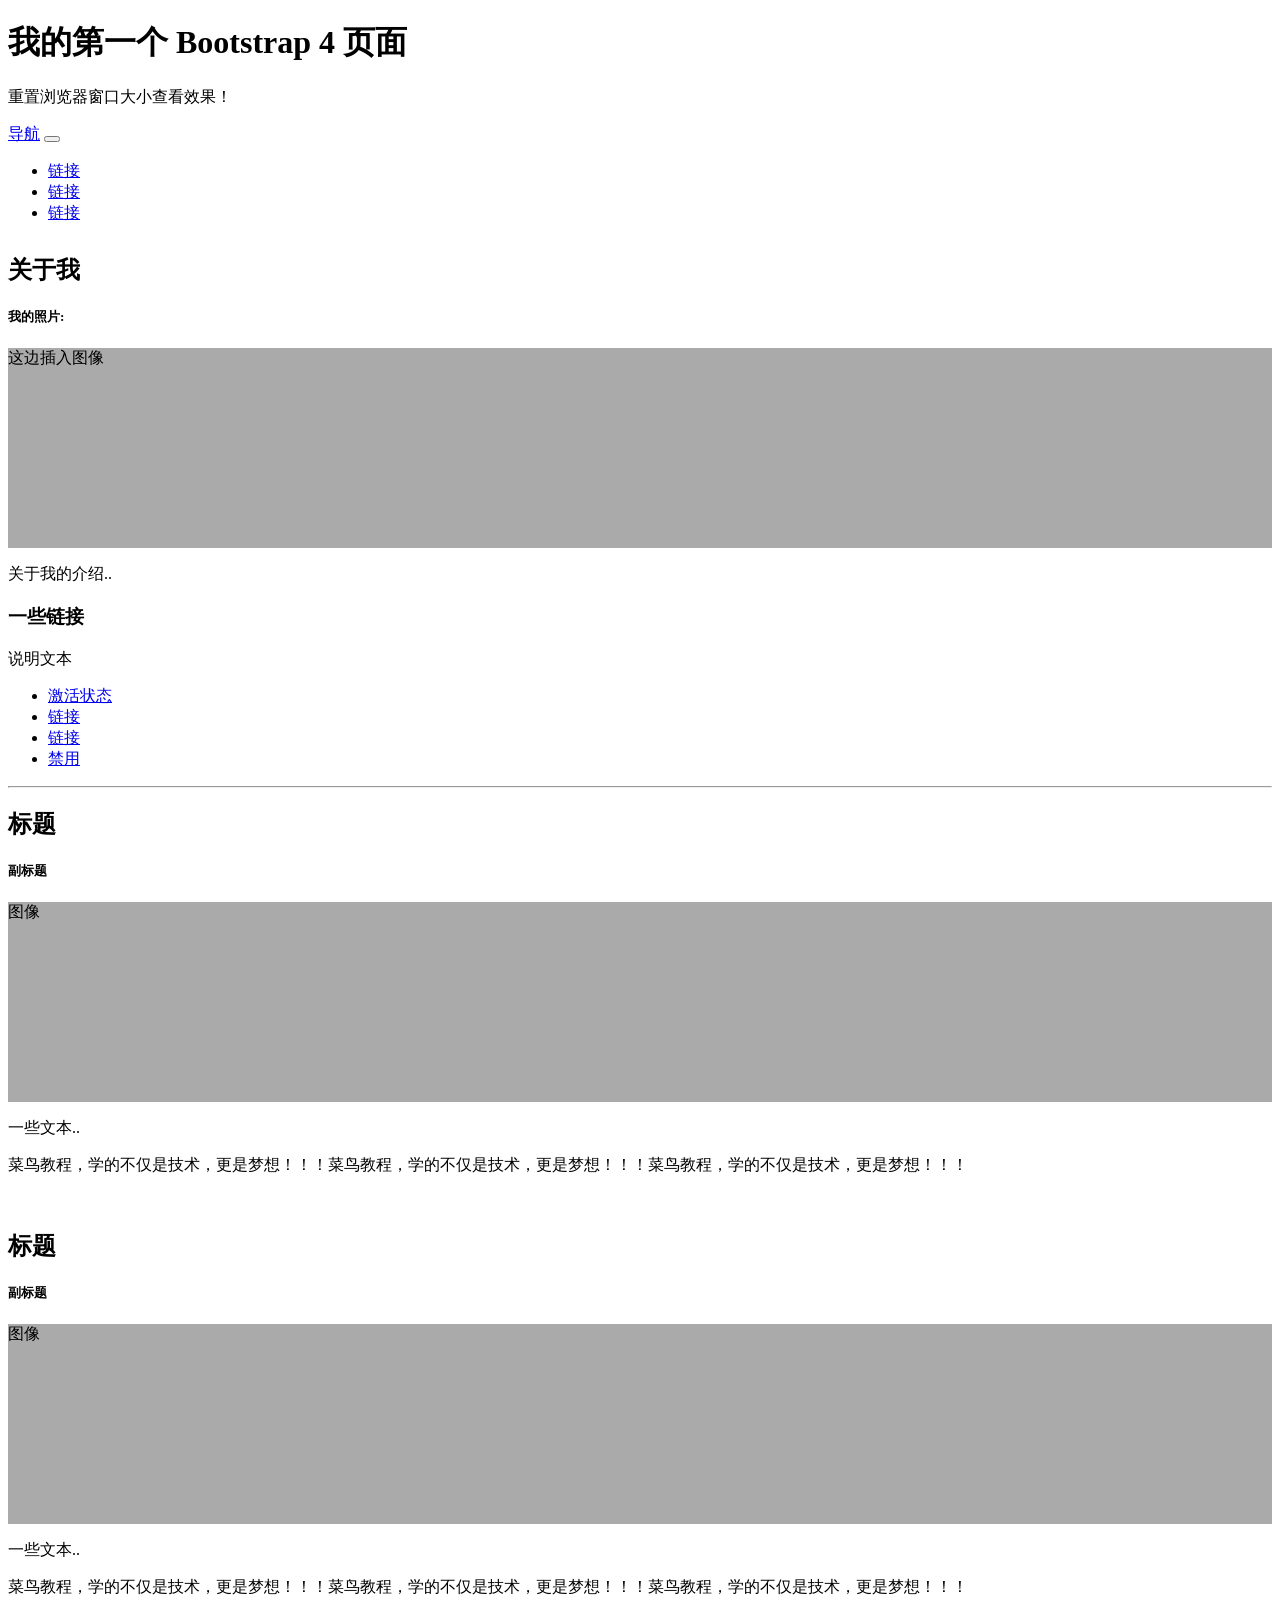
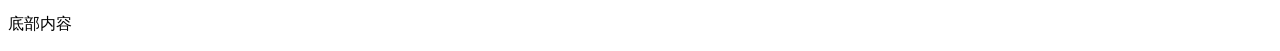
<file: src/main/resources/templates/bak.html>
<!DOCTYPE html>
<html lang="en">
<head>
    <meta charset="UTF-8">
    <title><!DOCTYPE html>
        <html lang="en">
        <head>
            <title>Bootstrap 4 Website Example</title>
            <meta charset="utf-8">
            <meta name="viewport" content="width=device-width, initial-scale=1">
            <link rel="stylesheet" href="https://cdn.staticfile.org/twitter-bootstrap/4.1.0/css/bootstrap.min.css">
            <script src="https://cdn.staticfile.org/jquery/3.2.1/jquery.min.js"></script>
            <script src="https://cdn.staticfile.org/popper.js/1.12.5/umd/popper.min.js"></script>
            <script src="https://cdn.staticfile.org/twitter-bootstrap/4.1.0/js/bootstrap.min.js"></script>
            <style>
                .fakeimg {
                    height: 200px;
                    background: #aaa;
                }
            </style>
        </head>
<body>

<div class="jumbotron text-center" style="margin-bottom:0">
    <h1>我的第一个 Bootstrap 4 页面</h1>
    <p>重置浏览器窗口大小查看效果！</p>
</div>

<nav class="navbar navbar-expand-sm bg-dark navbar-dark">
    <a class="navbar-brand" href="#">导航</a>
    <button class="navbar-toggler" type="button" data-toggle="collapse" data-target="#collapsibleNavbar">
        <span class="navbar-toggler-icon"></span>
    </button>
    <div class="collapse navbar-collapse" id="collapsibleNavbar">
        <ul class="navbar-nav">
            <li class="nav-item">
                <a class="nav-link" href="#">链接</a>
            </li>
            <li class="nav-item">
                <a class="nav-link" href="#">链接</a>
            </li>
            <li class="nav-item">
                <a class="nav-link" href="#">链接</a>
            </li>
        </ul>
    </div>
</nav>

<div class="container" style="margin-top:30px">
    <div class="row">
        <div class="col-sm-4">
            <h2>关于我</h2>
            <h5>我的照片:</h5>
            <div class="fakeimg">这边插入图像</div>
            <p>关于我的介绍..</p>
            <h3>一些链接</h3>
            <p>说明文本</p>
            <ul class="nav nav-pills flex-column">
                <li class="nav-item">
                    <a class="nav-link active" href="#">激活状态</a>
                </li>
                <li class="nav-item">
                    <a class="nav-link" href="#">链接</a>
                </li>
                <li class="nav-item">
                    <a class="nav-link" href="#">链接</a>
                </li>
                <li class="nav-item">
                    <a class="nav-link disabled" href="#">禁用</a>
                </li>
            </ul>
            <hr class="d-sm-none">
        </div>
        <div class="col-sm-8">
            <h2>标题</h2>
            <h5>副标题</h5>
            <div class="fakeimg">图像</div>
            <p>一些文本..</p>
            <p>菜鸟教程，学的不仅是技术，更是梦想！！！菜鸟教程，学的不仅是技术，更是梦想！！！菜鸟教程，学的不仅是技术，更是梦想！！！</p>
            <br>
            <h2>标题</h2>
            <h5>副标题</h5>
            <div class="fakeimg">图像</div>
            <p>一些文本..</p>
            <p>菜鸟教程，学的不仅是技术，更是梦想！！！菜鸟教程，学的不仅是技术，更是梦想！！！菜鸟教程，学的不仅是技术，更是梦想！！！</p>
        </div>
    </div>
</div>

<div class="jumbotron text-center" style="margin-bottom:0">
    <p>底部内容</p>
</div>

</body>
</html></title>
</head>
<body>

</body>
</html>
</file>
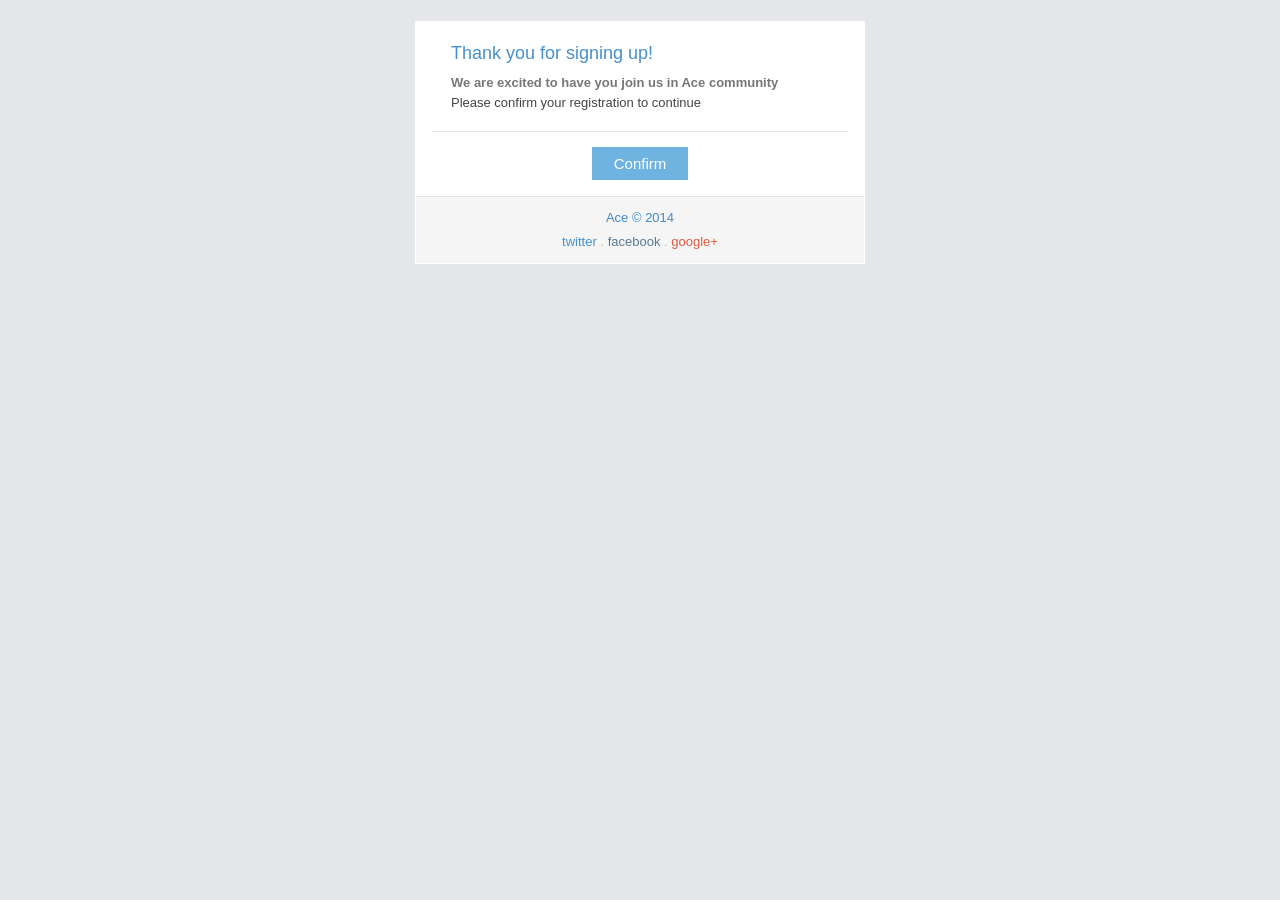
<file: src/main/resources/templates/email-confirmation.html>
<!doctype html>
 <html xmlns="http://www.w3.org/1999/xhtml">
 <head>
  <meta http-equiv="Content-Type" content="text/html; charset=UTF-8" />
  <meta name="viewport" content="initial-scale=1.0" />
  <meta name="format-detection" content="telephone=no" />
  <title></title>
  <style type="text/css">
 	body {
		width: 100%;
		margin: 0;
		padding: 0;
		-webkit-font-smoothing: antialiased;
	}
	@media only screen and (max-width: 600px) {
		table[class="table-row"] {
			float: none !important;
			width: 98% !important;
			padding-left: 20px !important;
			padding-right: 20px !important;
		}
		table[class="table-row-fixed"] {
			float: none !important;
			width: 98% !important;
		}
		table[class="table-col"], table[class="table-col-border"] {
			float: none !important;
			width: 100% !important;
			padding-left: 0 !important;
			padding-right: 0 !important;
			table-layout: fixed;
		}
		td[class="table-col-td"] {
			width: 100% !important;
		}
		table[class="table-col-border"] + table[class="table-col-border"] {
			padding-top: 12px;
			margin-top: 12px;
			border-top: 1px solid #E8E8E8;
		}
		table[class="table-col"] + table[class="table-col"] {
			margin-top: 15px;
		}
		td[class="table-row-td"] {
			padding-left: 0 !important;
			padding-right: 0 !important;
		}
		table[class="navbar-row"] , td[class="navbar-row-td"] {
			width: 100% !important;
		}
		img {
			max-width: 100% !important;
			display: inline !important;
		}
		img[class="pull-right"] {
			float: right;
			margin-left: 11px;
            max-width: 125px !important;
			padding-bottom: 0 !important;
		}
		img[class="pull-left"] {
			float: left;
			margin-right: 11px;
			max-width: 125px !important;
			padding-bottom: 0 !important;
		}
		table[class="table-space"], table[class="header-row"] {
			float: none !important;
			width: 98% !important;
		}
		td[class="header-row-td"] {
			width: 100% !important;
		}
	}
	@media only screen and (max-width: 480px) {
		table[class="table-row"] {
			padding-left: 16px !important;
			padding-right: 16px !important;
		}
	}
	@media only screen and (max-width: 320px) {
		table[class="table-row"] {
			padding-left: 12px !important;
			padding-right: 12px !important;
		}
	}
	@media only screen and (max-width: 458px) {
		td[class="table-td-wrap"] {
			width: 100% !important;
		}
	}
  </style>
 </head>
 <body style="font-family: Arial, sans-serif; font-size:13px; color: #444444; min-height: 200px;" bgcolor="#E4E6E9" leftmargin="0" topmargin="0" marginheight="0" marginwidth="0">
 <table width="100%" height="100%" bgcolor="#E4E6E9" cellspacing="0" cellpadding="0" border="0">
 <tr><td width="100%" align="center" valign="top" bgcolor="#E4E6E9" style="background-color:#E4E6E9; min-height: 200px;">
<table><tr><td class="table-td-wrap" align="center" width="458"><table class="table-space" height="18" style="height: 18px; font-size: 0px; line-height: 0; width: 450px; background-color: #e4e6e9;" width="450" bgcolor="#E4E6E9" cellspacing="0" cellpadding="0" border="0"><tbody><tr><td class="table-space-td" valign="middle" height="18" style="height: 18px; width: 450px; background-color: #e4e6e9;" width="450" bgcolor="#E4E6E9" align="left">&nbsp;</td></tr></tbody></table>
<table class="table-space" height="8" style="height: 8px; font-size: 0px; line-height: 0; width: 450px; background-color: #ffffff;" width="450" bgcolor="#FFFFFF" cellspacing="0" cellpadding="0" border="0"><tbody><tr><td class="table-space-td" valign="middle" height="8" style="height: 8px; width: 450px; background-color: #ffffff;" width="450" bgcolor="#FFFFFF" align="left">&nbsp;</td></tr></tbody></table>

<table class="table-row" width="450" bgcolor="#FFFFFF" style="table-layout: fixed; background-color: #ffffff;" cellspacing="0" cellpadding="0" border="0"><tbody><tr><td class="table-row-td" style="font-family: Arial, sans-serif; line-height: 19px; color: #444444; font-size: 13px; font-weight: normal; padding-left: 36px; padding-right: 36px;" valign="top" align="left">
  <table class="table-col" align="left" width="378" cellspacing="0" cellpadding="0" border="0" style="table-layout: fixed;"><tbody><tr><td class="table-col-td" width="378" style="font-family: Arial, sans-serif; line-height: 19px; color: #444444; font-size: 13px; font-weight: normal; width: 378px;" valign="top" align="left">
    <table class="header-row" width="378" cellspacing="0" cellpadding="0" border="0" style="table-layout: fixed;"><tbody><tr><td class="header-row-td" width="378" style="font-family: Arial, sans-serif; font-weight: normal; line-height: 19px; color: #478fca; margin: 0px; font-size: 18px; padding-bottom: 10px; padding-top: 15px;" valign="top" align="left">Thank you for signing up!</td></tr></tbody></table>
    <div style="font-family: Arial, sans-serif; line-height: 20px; color: #444444; font-size: 13px;">
      <b style="color: #777777;">We are excited to have you join us in Ace community</b>
      <br>
      Please confirm your registration to continue
    </div>
  </td></tr></tbody></table>
</td></tr></tbody></table>
    
<table class="table-space" height="12" style="height: 12px; font-size: 0px; line-height: 0; width: 450px; background-color: #ffffff;" width="450" bgcolor="#FFFFFF" cellspacing="0" cellpadding="0" border="0"><tbody><tr><td class="table-space-td" valign="middle" height="12" style="height: 12px; width: 450px; background-color: #ffffff;" width="450" bgcolor="#FFFFFF" align="left">&nbsp;</td></tr></tbody></table>
<table class="table-space" height="12" style="height: 12px; font-size: 0px; line-height: 0; width: 450px; background-color: #ffffff;" width="450" bgcolor="#FFFFFF" cellspacing="0" cellpadding="0" border="0"><tbody><tr><td class="table-space-td" valign="middle" height="12" style="height: 12px; width: 450px; padding-left: 16px; padding-right: 16px; background-color: #ffffff;" width="450" bgcolor="#FFFFFF" align="center">&nbsp;<table bgcolor="#E8E8E8" height="0" width="100%" cellspacing="0" cellpadding="0" border="0"><tbody><tr><td bgcolor="#E8E8E8" height="1" width="100%" style="height: 1px; font-size:0;" valign="top" align="left">&nbsp;</td></tr></tbody></table></td></tr></tbody></table>
<table class="table-space" height="16" style="height: 16px; font-size: 0px; line-height: 0; width: 450px; background-color: #ffffff;" width="450" bgcolor="#FFFFFF" cellspacing="0" cellpadding="0" border="0"><tbody><tr><td class="table-space-td" valign="middle" height="16" style="height: 16px; width: 450px; background-color: #ffffff;" width="450" bgcolor="#FFFFFF" align="left">&nbsp;</td></tr></tbody></table>

<table class="table-row" width="450" bgcolor="#FFFFFF" style="table-layout: fixed; background-color: #ffffff;" cellspacing="0" cellpadding="0" border="0"><tbody><tr><td class="table-row-td" style="font-family: Arial, sans-serif; line-height: 19px; color: #444444; font-size: 13px; font-weight: normal; padding-left: 36px; padding-right: 36px;" valign="top" align="left">
  <table class="table-col" align="left" width="378" cellspacing="0" cellpadding="0" border="0" style="table-layout: fixed;"><tbody><tr><td class="table-col-td" width="378" style="font-family: Arial, sans-serif; line-height: 19px; color: #444444; font-size: 13px; font-weight: normal; width: 378px;" valign="top" align="left">
    <div style="font-family: Arial, sans-serif; line-height: 19px; color: #444444; font-size: 13px; text-align: center;">
      <a href="#" style="color: #ffffff; text-decoration: none; margin: 0px; text-align: center; vertical-align: baseline; border: 4px solid #6fb3e0; padding: 4px 9px; font-size: 15px; line-height: 21px; background-color: #6fb3e0;">&nbsp; Confirm &nbsp;</a>
    </div>
    <table class="table-space" height="16" style="height: 16px; font-size: 0px; line-height: 0; width: 378px; background-color: #ffffff;" width="378" bgcolor="#FFFFFF" cellspacing="0" cellpadding="0" border="0"><tbody><tr><td class="table-space-td" valign="middle" height="16" style="height: 16px; width: 378px; background-color: #ffffff;" width="378" bgcolor="#FFFFFF" align="left">&nbsp;</td></tr></tbody></table>
  </td></tr></tbody></table>
</td></tr></tbody></table>

<table class="table-space" height="6" style="height: 6px; font-size: 0px; line-height: 0; width: 450px; background-color: #ffffff;" width="450" bgcolor="#FFFFFF" cellspacing="0" cellpadding="0" border="0"><tbody><tr><td class="table-space-td" valign="middle" height="6" style="height: 6px; width: 450px; background-color: #ffffff;" width="450" bgcolor="#FFFFFF" align="left">&nbsp;</td></tr></tbody></table>

<table class="table-row-fixed" width="450" bgcolor="#FFFFFF" style="table-layout: fixed; background-color: #ffffff;" cellspacing="0" cellpadding="0" border="0"><tbody><tr><td class="table-row-fixed-td" style="font-family: Arial, sans-serif; line-height: 19px; color: #444444; font-size: 13px; font-weight: normal; padding-left: 1px; padding-right: 1px;" valign="top" align="left">
  <table class="table-col" align="left" width="448" cellspacing="0" cellpadding="0" border="0" style="table-layout: fixed;"><tbody><tr><td class="table-col-td" width="448" style="font-family: Arial, sans-serif; line-height: 19px; color: #444444; font-size: 13px; font-weight: normal;" valign="top" align="left">
    <table width="100%" cellspacing="0" cellpadding="0" border="0" style="table-layout: fixed;"><tbody><tr><td width="100%" align="center" bgcolor="#f5f5f5" style="font-family: Arial, sans-serif; line-height: 24px; color: #bbbbbb; font-size: 13px; font-weight: normal; text-align: center; padding: 9px; border-width: 1px 0px 0px; border-style: solid; border-color: #e3e3e3; background-color: #f5f5f5;" valign="top">
      <a href="#" style="color: #428bca; text-decoration: none; background-color: transparent;">Ace &copy; 2014</a>
      <br>
      <a href="#" style="color: #478fca; text-decoration: none; background-color: transparent;">twitter</a>
      .
      <a href="#" style="color: #5b7a91; text-decoration: none; background-color: transparent;">facebook</a>
      .
      <a href="#" style="color: #dd5a43; text-decoration: none; background-color: transparent;">google+</a>
    </td></tr></tbody></table>
  </td></tr></tbody></table>
</td></tr></tbody></table>
<table class="table-space" height="1" style="height: 1px; font-size: 0px; line-height: 0; width: 450px; background-color: #ffffff;" width="450" bgcolor="#FFFFFF" cellspacing="0" cellpadding="0" border="0"><tbody><tr><td class="table-space-td" valign="middle" height="1" style="height: 1px; width: 450px; background-color: #ffffff;" width="450" bgcolor="#FFFFFF" align="left">&nbsp;</td></tr></tbody></table>
<table class="table-space" height="36" style="height: 36px; font-size: 0px; line-height: 0; width: 450px; background-color: #e4e6e9;" width="450" bgcolor="#E4E6E9" cellspacing="0" cellpadding="0" border="0"><tbody><tr><td class="table-space-td" valign="middle" height="36" style="height: 36px; width: 450px; background-color: #e4e6e9;" width="450" bgcolor="#E4E6E9" align="left">&nbsp;</td></tr></tbody></table></td></tr></table>
</td></tr>
 </table>
 </body>
 </html>
</file>
<file: src/main/resources/static/assets/weui-master/css/weuix.css>
/*导入扩展图标*/
@import "icon.css";
/*基本样式类*/
body,html {
    height:100%;
    -webkit-tap-highlight-color:transparent
}a {
     color: #18b4ed;
     text-decoration: none;
     -webkit-tap-highlight-color: rgba(0, 0, 0, 0);
 }
a:active {
    color: #18b4ed;
}
::-webkit-input-placeholder {
    color: #CCCCCC; }
.baseline {
    vertical-align: baseline; }

.middle {
    vertical-align: middle; }

.top {
    vertical-align: top; }

.block {
    display: block; }

.show {
    display: block; }

.hide {
    display: none; }

.inline {
    display: inline; }

.iblock {
    display: inline-block;
    *display: inline;
    *zoom: 1; }

.tleft {
    text-align: left; }

.tright {
    text-align: right; }

.tcenter {
    text-align: center; }

.center {
    margin:0 auto; }

.border {
    border: 1px solid #e0e0e0 !important; }
.border-t {
    border-top: 1px solid #e0e0e0;
}

.border-b {
    border-bottom: 1px solid #e0e0e0;
}

.border-tb {
    border-top: #e0e0e0 1px solid;
    border-bottom: #e0e0e0 1px solid;
    background-image: none;
}

.border-l {
    border-left: 1px solid #e0e0e0;
}

.border-r {
    border-right: 1px solid #e0e0e0;
}
.border-radius {
    border: 1px solid #e0e0e0;
    border-radius: 4px;
}
.dotted {
    border: 1px dotted #e0e0e0 !important; }
.dotted-b {
    border-bottom: 1px dotted #e0e0e0 !important; }
.hand {
    cursor: pointer; }

.move {
    cursor: move; }

.u {
    text-decoration: underline; }

.del {
    text-decoration: line-through; }

.-u{
    text-decoration: none; }

.i {
    font-style: italic; }

.-i {
    font-style: normal; }

.bold {
    font-weight: bold; }

.-bold {
    font-weight: normal; }

.-wrap {
    white-space: nowrap;
    word-break: break-all;
    overflow: hidden; }

.wrap {
    white-space: pre-wrap;
    word-wrap: break-word;
    word-break: break-all; }

.left {
    float: left; }

.right {
    float: right; }

.clear {
    clear: both; }

.clearfix:after, .clearfix:before {
    display: table;
    content: " "; }

.clearfix:after {
    clear: both; }

.upper {
    text-transform: uppercase; }

.lower {
    text-transform: lowercase; }

.cap {
    text-transform: capitalize; }

.hidden {
    overflow: hidden; }

.visible {
    overflow: visible; }

.rel {
    position: relative; }

.abs {
    position: absolute; }

.fixed {
    position: fixed; }

.indent {
    text-indent: 20px; }

.lheight {
    line-height: 22px; }

.outline {
    outline: none;
    hide-focus: expression(this.hideFocus=true); }

.ell {
    text-overflow: ellipsis;
    overflow: hidden; }

.yahei {font-family: "Microsoft YaHei"; }
.hr1 {
    width:100%;
    margin:0 auto;
    border: 0;
    height:0;
    border-top: 1px solid rgba(0, 0, 0, 0.1);
}
.v-center{
    display:flex;align-items: center;justify-content:center;
}
.req:before{
    content: ' *';
    color: #EF4F4F;
    font-weight:bold;
}

/*页面整体样式*/
.container {
    position: absolute;
    top: 0;
    right: 0;
    bottom: 0;
    left: 0;
    overflow-y: auto;
    -webkit-overflow-scrolling: touch;
    z-index: 1;

}
.page-bg{
    background-color: #F8F8F8;
}
.page-bd-15{
    padding: 0 15px;
}
.page-hd,padding20{
    padding: 20px;
}
.page-bd,padding0{
    padding:0;
}
.padding5{padding: 5px;}
.padding10{padding:10px;}
.padding15{padding:15px;}

.margin5{margin:5px;}
.margin10{margin:10px;}
.margin15{margin:15px;}
margin20{margin:20px;}
.page-hd-title{
    text-align: left;
    font-size: 20px;
    font-weight: 400;
}
.page-hd-desc {
    margin-top: 5px;
    color: #888888;
    text-align: left;
    font-size: 14px;
}

/*表格样式*/

.weui-table,table {
    width: 100%;
    border-collapse: collapse;
    background-color: #fff;
    line-height: 32px;
    text-align: center ;
    border:none;
}

.weui-table th,table th {
    font-weight: 700
}
 .weui-table a,table a{
   color:#18B4ED;
}
.weui-table td, .weui-table th,table td, table th  {
    border:1px solid #e0e0e0;
    text-align: left;
    line-height: 25px;
      padding:8px;
}
.weui-table tr:hover, able tr:hover{background: #F7F7F7;}
.weui-table-2n tr:nth-child(2n) {
    background-color: #F7F7F7;
}

@media only screen and (max-width: 767px) {

  .weui-table { border:none; }
    .weui-table  thead {
        display: none;
    }
    .weui-table tr {
        display: block;
        border-bottom: 1px solid #e0e0e0;
    }

    .weui-table td {
        display: block;
        text-align: right;
        line-height: 25px;
      border:none;
    }

    .weui-table td:last-child {
        border-bottom:none;
    }

    .weui-table td:before {
        content: attr(title);
        float: left;
        text-transform: uppercase;
        font-weight: bold;
    }
    .weui-table-2n tr:nth-child(2n) {
        background-color: transparent;
    }
}

/*
weui.js.css*/
.preloader {
    width: 20px;
    height: 20px;
    -webkit-transform-origin: 50%;
    transform-origin: 50%;
    -webkit-animation: preloader-spin 1s steps(12, end) infinite;
    animation: preloader-spin 1s steps(12, end) infinite;
}
.preloader:after {
    display: block;
    width: 100%;
    height: 100%;
    content: "";
    background-image: url("data:image/svg+xml;charset=utf-8,%3Csvg%20viewBox%3D'0%200%20120%20120'%20xmlns%3D'http%3A%2F%2Fwww.w3.org%2F2000%2Fsvg'%20xmlns%3Axlink%3D'http%3A%2F%2Fwww.w3.org%2F1999%2Fxlink'%3E%3Cdefs%3E%3Cline%20id%3D'l'%20x1%3D'60'%20x2%3D'60'%20y1%3D'7'%20y2%3D'27'%20stroke%3D'%236c6c6c'%20stroke-width%3D'11'%20stroke-linecap%3D'round'%2F%3E%3C%2Fdefs%3E%3Cg%3E%3Cuse%20xlink%3Ahref%3D'%23l'%20opacity%3D'.27'%2F%3E%3Cuse%20xlink%3Ahref%3D'%23l'%20opacity%3D'.27'%20transform%3D'rotate(30%2060%2C60)'%2F%3E%3Cuse%20xlink%3Ahref%3D'%23l'%20opacity%3D'.27'%20transform%3D'rotate(60%2060%2C60)'%2F%3E%3Cuse%20xlink%3Ahref%3D'%23l'%20opacity%3D'.27'%20transform%3D'rotate(90%2060%2C60)'%2F%3E%3Cuse%20xlink%3Ahref%3D'%23l'%20opacity%3D'.27'%20transform%3D'rotate(120%2060%2C60)'%2F%3E%3Cuse%20xlink%3Ahref%3D'%23l'%20opacity%3D'.27'%20transform%3D'rotate(150%2060%2C60)'%2F%3E%3Cuse%20xlink%3Ahref%3D'%23l'%20opacity%3D'.37'%20transform%3D'rotate(180%2060%2C60)'%2F%3E%3Cuse%20xlink%3Ahref%3D'%23l'%20opacity%3D'.46'%20transform%3D'rotate(210%2060%2C60)'%2F%3E%3Cuse%20xlink%3Ahref%3D'%23l'%20opacity%3D'.56'%20transform%3D'rotate(240%2060%2C60)'%2F%3E%3Cuse%20xlink%3Ahref%3D'%23l'%20opacity%3D'.66'%20transform%3D'rotate(270%2060%2C60)'%2F%3E%3Cuse%20xlink%3Ahref%3D'%23l'%20opacity%3D'.75'%20transform%3D'rotate(300%2060%2C60)'%2F%3E%3Cuse%20xlink%3Ahref%3D'%23l'%20opacity%3D'.85'%20transform%3D'rotate(330%2060%2C60)'%2F%3E%3C%2Fg%3E%3C%2Fsvg%3E");
    background-repeat: no-repeat;
    background-position: 50%;
    background-size: 100%;
}
@-webkit-keyframes preloader-spin {
    100% {
        -webkit-transform: rotate(360deg);
        transform: rotate(360deg);
    }
}
@keyframes preloader-spin {
    100% {
        -webkit-transform: rotate(360deg);
        transform: rotate(360deg);
    }
}
label > * {
    pointer-events: none;
}
html {
    font-size: 20px;
}
body {
    font-size: 16px;
}
@media only screen and (min-width: 400px) {
    html {
        font-size: 21.33333333px !important;
    }
}
@media only screen and (min-width: 414px) {
    html {
        font-size: 22.08px !important;
    }
}
@media only screen and (min-width: 480px) {
    html {
        font-size: 25.6px !important;
    }
}
.weui-navbar {
    z-index: 10;
}
.weui-popup-overlay,
.weui-popup-container {
    z-index: 1000;
}
.weui-mask {
    z-index: 1000;
}
/* === Grid === */
.weui-row {
    display: -webkit-box;
    display: -ms-flexbox;
    display: -webkit-flex;
    display: flex;
    -webkit-box-pack: justify;
    -ms-flex-pack: justify;
    -webkit-justify-content: space-between;
    justify-content: space-between;
    -webkit-box-lines: multiple;
    -moz-box-lines: multiple;
    -webkit-flex-wrap: wrap;
    -ms-flex-wrap: wrap;
    flex-wrap: wrap;
    -webkit-box-align: start;
    -ms-flex-align: start;
    -webkit-align-items: flex-start;
    align-items: flex-start;
}
.weui-row > [class*="col-"] {
    box-sizing: border-box;
}
.weui-row .col-auto {
    width: 100%;
}
.weui-row .weui-col-100 {
    width: 100%;
    width: calc((100% - 15px*0) / 1);
}
.weui-row.weui-no-gutter .weui-col-100 {
    width: 100%;
}
.weui-row .weui-col-95 {
    width: 95%;
    width: calc((100% - 15px*0.05263157894736836) / 1.0526315789473684);
}
.weui-row.weui-no-gutter .weui-col-95 {
    width: 95%;
}
.weui-row .weui-col-90 {
    width: 90%;
    width: calc((100% - 15px*0.11111111111111116) / 1.1111111111111112);
}
.weui-row.weui-no-gutter .weui-col-90 {
    width: 90%;
}
.weui-row .weui-col-85 {
    width: 85%;
    width: calc((100% - 15px*0.17647058823529416) / 1.1764705882352942);
}
.weui-row.weui-no-gutter .weui-col-85 {
    width: 85%;
}
.weui-row .weui-col-80 {
    width: 80%;
    width: calc((100% - 15px*0.25) / 1.25);
}
.weui-row.weui-no-gutter .weui-col-80 {
    width: 80%;
}
.weui-row .weui-col-75 {
    width: 75%;
    width: calc((100% - 15px*0.33333333333333326) / 1.3333333333333333);
}
.weui-row.weui-no-gutter .weui-col-75 {
    width: 75%;
}
.weui-row .weui-col-66 {
    width: 66.66666666666666%;
    width: calc((100% - 15px*0.5000000000000002) / 1.5000000000000002);
}
.weui-row.weui-no-gutter .weui-col-66 {
    width: 66.66666666666666%;
}
.weui-row .weui-col-60 {
    width: 60%;
    width: calc((100% - 15px*0.6666666666666667) / 1.6666666666666667);
}
.weui-row.weui-no-gutter .weui-col-60 {
    width: 60%;
}
.weui-row .weui-col-50 {
    width: 50%;
    width: calc((100% - 15px*1) / 2);
}
.weui-row.weui-no-gutter .weui-col-50 {
    width: 50%;
}
.weui-row .weui-col-40 {
    width: 40%;
    width: calc((100% - 15px*1.5) / 2.5);
}
.weui-row.weui-no-gutter .weui-col-40 {
    width: 40%;
}
.weui-row .weui-col-33 {
    width: 33.333333333333336%;
    width: calc((100% - 15px*2) / 3);
}
.weui-row.weui-no-gutter .weui-col-33 {
    width: 33.333333333333336%;
}
.weui-row .weui-col-25 {
    width: 25%;
    width: calc((100% - 15px*3) / 4);
}
.weui-row.weui-no-gutter .weui-col-25 {
    width: 25%;
}
.weui-row .weui-col-20 {
    width: 20%;
    width: calc((100% - 15px*4) / 5);
}
.weui-row.weui-no-gutter .weui-col-20 {
    width: 20%;
}
.weui-row .weui-col-15 {
    width: 15%;
    width: calc((100% - 15px*5.666666666666667) / 6.666666666666667);
}
.weui-row.weui-no-gutter .weui-col-15 {
    width: 15%;
}
.weui-row .weui-col-10 {
    width: 10%;
    width: calc((100% - 15px*9) / 10);
}
.weui-row.weui-no-gutter .weui-col-10 {
    width: 10%;
}
.weui-row .weui-col-5 {
    width: 5%;
    width: calc((100% - 15px*19) / 20);
}
.weui-row.weui-no-gutter .weui-col-5 {
    width: 5%;
}
.weui-row .weui-col-auto:nth-last-child(1),
.weui-row .weui-col-auto:nth-last-child(1) ~ .weui-col-auto {
    width: 100%;
    width: calc((100% - 15px*0) / 1);
}
.weui-row.weui-no-gutter .weui-col-auto:nth-last-child(1),
.weui-row.weui-no-gutter .weui-col-auto:nth-last-child(1) ~ .weui-col-auto {
    width: 100%;
}
.weui-row .weui-col-auto:nth-last-child(2),
.weui-row .weui-col-auto:nth-last-child(2) ~ .weui-col-auto {
    width: 50%;
    width: calc((100% - 15px*1) / 2);
}
.weui-row.weui-no-gutter .weui-col-auto:nth-last-child(2),
.weui-row.weui-no-gutter .weui-col-auto:nth-last-child(2) ~ .weui-col-auto {
    width: 50%;
}
.weui-row .weui-col-auto:nth-last-child(3),
.weui-row .weui-col-auto:nth-last-child(3) ~ .weui-col-auto {
    width: 33.33333333%;
    width: calc((100% - 15px*2) / 3);
}
.weui-row.weui-no-gutter .weui-col-auto:nth-last-child(3),
.weui-row.weui-no-gutter .weui-col-auto:nth-last-child(3) ~ .weui-col-auto {
    width: 33.33333333%;
}
.weui-row .weui-col-auto:nth-last-child(4),
.weui-row .weui-col-auto:nth-last-child(4) ~ .weui-col-auto {
    width: 25%;
    width: calc((100% - 15px*3) / 4);
}
.weui-row.weui-no-gutter .weui-col-auto:nth-last-child(4),
.weui-row.weui-no-gutter .weui-col-auto:nth-last-child(4) ~ .weui-col-auto {
    width: 25%;
}
.weui-row .weui-col-auto:nth-last-child(5),
.weui-row .weui-col-auto:nth-last-child(5) ~ .weui-col-auto {
    width: 20%;
    width: calc((100% - 15px*4) / 5);
}
.weui-row.weui-no-gutter .weui-col-auto:nth-last-child(5),
.weui-row.weui-no-gutter .weui-col-auto:nth-last-child(5) ~ .weui-col-auto {
    width: 20%;
}
.weui-row .weui-col-auto:nth-last-child(6),
.weui-row .weui-col-auto:nth-last-child(6) ~ .weui-col-auto {
    width: 16.66666667%;
    width: calc((100% - 15px*5) / 6);
}
.weui-row.weui-no-gutter .weui-col-auto:nth-last-child(6),
.weui-row.weui-no-gutter .weui-col-auto:nth-last-child(6) ~ .weui-col-auto {
    width: 16.66666667%;
}
.weui-row .weui-col-auto:nth-last-child(7),
.weui-row .weui-col-auto:nth-last-child(7) ~ .weui-col-auto {
    width: 14.28571429%;
    width: calc((100% - 15px*6) / 7);
}
.weui-row.weui-no-gutter .weui-col-auto:nth-last-child(7),
.weui-row.weui-no-gutter .weui-col-auto:nth-last-child(7) ~ .weui-col-auto {
    width: 14.28571429%;
}
.weui-row .weui-col-auto:nth-last-child(8),
.weui-row .weui-col-auto:nth-last-child(8) ~ .weui-col-auto {
    width: 12.5%;
    width: calc((100% - 15px*7) / 8);
}
.weui-row.weui-no-gutter .weui-col-auto:nth-last-child(8),
.weui-row.weui-no-gutter .weui-col-auto:nth-last-child(8) ~ .weui-col-auto {
    width: 12.5%;
}
.weui-row .weui-col-auto:nth-last-child(9),
.weui-row .weui-col-auto:nth-last-child(9) ~ .weui-col-auto {
    width: 11.11111111%;
    width: calc((100% - 15px*8) / 9);
}
.weui-row.weui-no-gutter .weui-col-auto:nth-last-child(9),
.weui-row.weui-no-gutter .weui-col-auto:nth-last-child(9) ~ .weui-col-auto {
    width: 11.11111111%;
}
.weui-row .weui-col-auto:nth-last-child(10),
.weui-row .weui-col-auto:nth-last-child(10) ~ .weui-col-auto {
    width: 10%;
    width: calc((100% - 15px*9) / 10);
}
.weui-row.weui-no-gutter .weui-col-auto:nth-last-child(10),
.weui-row.weui-no-gutter .weui-col-auto:nth-last-child(10) ~ .weui-col-auto {
    width: 10%;
}
.weui-row .weui-col-auto:nth-last-child(11),
.weui-row .weui-col-auto:nth-last-child(11) ~ .weui-col-auto {
    width: 9.09090909%;
    width: calc((100% - 15px*10) / 11);
}
.weui-row.weui-no-gutter .weui-col-auto:nth-last-child(11),
.weui-row.weui-no-gutter .weui-col-auto:nth-last-child(11) ~ .weui-col-auto {
    width: 9.09090909%;
}
.weui-row .weui-col-auto:nth-last-child(12),
.weui-row .weui-col-auto:nth-last-child(12) ~ .weui-col-auto {
    width: 8.33333333%;
    width: calc((100% - 15px*11) / 12);
}
.weui-row.weui-no-gutter .weui-col-auto:nth-last-child(12),
.weui-row.weui-no-gutter .weui-col-auto:nth-last-child(12) ~ .weui-col-auto {
    width: 8.33333333%;
}
.weui-row .weui-col-auto:nth-last-child(13),
.weui-row .weui-col-auto:nth-last-child(13) ~ .weui-col-auto {
    width: 7.69230769%;
    width: calc((100% - 15px*12) / 13);
}
.weui-row.weui-no-gutter .weui-col-auto:nth-last-child(13),
.weui-row.weui-no-gutter .weui-col-auto:nth-last-child(13) ~ .weui-col-auto {
    width: 7.69230769%;
}
.weui-row .weui-col-auto:nth-last-child(14),
.weui-row .weui-col-auto:nth-last-child(14) ~ .weui-col-auto {
    width: 7.14285714%;
    width: calc((100% - 15px*13) / 14);
}
.weui-row.weui-no-gutter .weui-col-auto:nth-last-child(14),
.weui-row.weui-no-gutter .weui-col-auto:nth-last-child(14) ~ .weui-col-auto {
    width: 7.14285714%;
}
.weui-row .weui-col-auto:nth-last-child(15),
.weui-row .weui-col-auto:nth-last-child(15) ~ .weui-col-auto {
    width: 6.66666667%;
    width: calc((100% - 15px*14) / 15);
}
.weui-row.weui-no-gutter .weui-col-auto:nth-last-child(15),
.weui-row.weui-no-gutter .weui-col-auto:nth-last-child(15) ~ .weui-col-auto {
    width: 6.66666667%;
}
@media all and (min-width: 768px) {
    .row .tablet-100 {
        width: 100%;
        width: calc((100% - 15px*0) / 1);
    }
    .row.no-gutter .tablet-100 {
        width: 100%;
    }
    .row .tablet-95 {
        width: 95%;
        width: calc((100% - 15px*0.05263157894736836) / 1.0526315789473684);
    }
    .row.no-gutter .tablet-95 {
        width: 95%;
    }
    .row .tablet-90 {
        width: 90%;
        width: calc((100% - 15px*0.11111111111111116) / 1.1111111111111112);
    }
    .row.no-gutter .tablet-90 {
        width: 90%;
    }
    .row .tablet-85 {
        width: 85%;
        width: calc((100% - 15px*0.17647058823529416) / 1.1764705882352942);
    }
    .row.no-gutter .tablet-85 {
        width: 85%;
    }
    .row .tablet-80 {
        width: 80%;
        width: calc((100% - 15px*0.25) / 1.25);
    }
    .row.no-gutter .tablet-80 {
        width: 80%;
    }
    .row .tablet-75 {
        width: 75%;
        width: calc((100% - 15px*0.33333333333333326) / 1.3333333333333333);
    }
    .row.no-gutter .tablet-75 {
        width: 75%;
    }
    .row .tablet-66 {
        width: 66.66666666666666%;
        width: calc((100% - 15px*0.5000000000000002) / 1.5000000000000002);
    }
    .row.no-gutter .tablet-66 {
        width: 66.66666666666666%;
    }
    .row .tablet-60 {
        width: 60%;
        width: calc((100% - 15px*0.6666666666666667) / 1.6666666666666667);
    }
    .row.no-gutter .tablet-60 {
        width: 60%;
    }
    .row .tablet-50 {
        width: 50%;
        width: calc((100% - 15px*1) / 2);
    }
    .row.no-gutter .tablet-50 {
        width: 50%;
    }
    .row .tablet-40 {
        width: 40%;
        width: calc((100% - 15px*1.5) / 2.5);
    }
    .row.no-gutter .tablet-40 {
        width: 40%;
    }
    .row .tablet-33 {
        width: 33.333333333333336%;
        width: calc((100% - 15px*2) / 3);
    }
    .row.no-gutter .tablet-33 {
        width: 33.333333333333336%;
    }
    .row .tablet-25 {
        width: 25%;
        width: calc((100% - 15px*3) / 4);
    }
    .row.no-gutter .tablet-25 {
        width: 25%;
    }
    .row .tablet-20 {
        width: 20%;
        width: calc((100% - 15px*4) / 5);
    }
    .row.no-gutter .tablet-20 {
        width: 20%;
    }
    .row .tablet-15 {
        width: 15%;
        width: calc((100% - 15px*5.666666666666667) / 6.666666666666667);
    }
    .row.no-gutter .tablet-15 {
        width: 15%;
    }
    .row .tablet-10 {
        width: 10%;
        width: calc((100% - 15px*9) / 10);
    }
    .row.no-gutter .tablet-10 {
        width: 10%;
    }
    .row .tablet-5 {
        width: 5%;
        width: calc((100% - 15px*19) / 20);
    }
    .row.no-gutter .tablet-5 {
        width: 5%;
    }
    .row .tablet-auto:nth-last-child(1),
    .row .tablet-auto:nth-last-child(1) ~ .col-auto {
        width: 100%;
        width: calc((100% - 15px*0) / 1);
    }
    .row.no-gutter .tablet-auto:nth-last-child(1),
    .row.no-gutter .tablet-auto:nth-last-child(1) ~ .tablet-auto {
        width: 100%;
    }
    .row .tablet-auto:nth-last-child(2),
    .row .tablet-auto:nth-last-child(2) ~ .col-auto {
        width: 50%;
        width: calc((100% - 15px*1) / 2);
    }
    .row.no-gutter .tablet-auto:nth-last-child(2),
    .row.no-gutter .tablet-auto:nth-last-child(2) ~ .tablet-auto {
        width: 50%;
    }
    .row .tablet-auto:nth-last-child(3),
    .row .tablet-auto:nth-last-child(3) ~ .col-auto {
        width: 33.33333333%;
        width: calc((100% - 15px*2) / 3);
    }
    .row.no-gutter .tablet-auto:nth-last-child(3),
    .row.no-gutter .tablet-auto:nth-last-child(3) ~ .tablet-auto {
        width: 33.33333333%;
    }
    .row .tablet-auto:nth-last-child(4),
    .row .tablet-auto:nth-last-child(4) ~ .col-auto {
        width: 25%;
        width: calc((100% - 15px*3) / 4);
    }
    .row.no-gutter .tablet-auto:nth-last-child(4),
    .row.no-gutter .tablet-auto:nth-last-child(4) ~ .tablet-auto {
        width: 25%;
    }
    .row .tablet-auto:nth-last-child(5),
    .row .tablet-auto:nth-last-child(5) ~ .col-auto {
        width: 20%;
        width: calc((100% - 15px*4) / 5);
    }
    .row.no-gutter .tablet-auto:nth-last-child(5),
    .row.no-gutter .tablet-auto:nth-last-child(5) ~ .tablet-auto {
        width: 20%;
    }
    .row .tablet-auto:nth-last-child(6),
    .row .tablet-auto:nth-last-child(6) ~ .col-auto {
        width: 16.66666667%;
        width: calc((100% - 15px*5) / 6);
    }
    .row.no-gutter .tablet-auto:nth-last-child(6),
    .row.no-gutter .tablet-auto:nth-last-child(6) ~ .tablet-auto {
        width: 16.66666667%;
    }
    .row .tablet-auto:nth-last-child(7),
    .row .tablet-auto:nth-last-child(7) ~ .col-auto {
        width: 14.28571429%;
        width: calc((100% - 15px*6) / 7);
    }
    .row.no-gutter .tablet-auto:nth-last-child(7),
    .row.no-gutter .tablet-auto:nth-last-child(7) ~ .tablet-auto {
        width: 14.28571429%;
    }
    .row .tablet-auto:nth-last-child(8),
    .row .tablet-auto:nth-last-child(8) ~ .col-auto {
        width: 12.5%;
        width: calc((100% - 15px*7) / 8);
    }
    .row.no-gutter .tablet-auto:nth-last-child(8),
    .row.no-gutter .tablet-auto:nth-last-child(8) ~ .tablet-auto {
        width: 12.5%;
    }
    .row .tablet-auto:nth-last-child(9),
    .row .tablet-auto:nth-last-child(9) ~ .col-auto {
        width: 11.11111111%;
        width: calc((100% - 15px*8) / 9);
    }
    .row.no-gutter .tablet-auto:nth-last-child(9),
    .row.no-gutter .tablet-auto:nth-last-child(9) ~ .tablet-auto {
        width: 11.11111111%;
    }
    .row .tablet-auto:nth-last-child(10),
    .row .tablet-auto:nth-last-child(10) ~ .col-auto {
        width: 10%;
        width: calc((100% - 15px*9) / 10);
    }
    .row.no-gutter .tablet-auto:nth-last-child(10),
    .row.no-gutter .tablet-auto:nth-last-child(10) ~ .tablet-auto {
        width: 10%;
    }
    .row .tablet-auto:nth-last-child(11),
    .row .tablet-auto:nth-last-child(11) ~ .col-auto {
        width: 9.09090909%;
        width: calc((100% - 15px*10) / 11);
    }
    .row.no-gutter .tablet-auto:nth-last-child(11),
    .row.no-gutter .tablet-auto:nth-last-child(11) ~ .tablet-auto {
        width: 9.09090909%;
    }
    .row .tablet-auto:nth-last-child(12),
    .row .tablet-auto:nth-last-child(12) ~ .col-auto {
        width: 8.33333333%;
        width: calc((100% - 15px*11) / 12);
    }
    .row.no-gutter .tablet-auto:nth-last-child(12),
    .row.no-gutter .tablet-auto:nth-last-child(12) ~ .tablet-auto {
        width: 8.33333333%;
    }
    .row .tablet-auto:nth-last-child(13),
    .row .tablet-auto:nth-last-child(13) ~ .col-auto {
        width: 7.69230769%;
        width: calc((100% - 15px*12) / 13);
    }
    .row.no-gutter .tablet-auto:nth-last-child(13),
    .row.no-gutter .tablet-auto:nth-last-child(13) ~ .tablet-auto {
        width: 7.69230769%;
    }
    .row .tablet-auto:nth-last-child(14),
    .row .tablet-auto:nth-last-child(14) ~ .col-auto {
        width: 7.14285714%;
        width: calc((100% - 15px*13) / 14);
    }
    .row.no-gutter .tablet-auto:nth-last-child(14),
    .row.no-gutter .tablet-auto:nth-last-child(14) ~ .tablet-auto {
        width: 7.14285714%;
    }
    .row .tablet-auto:nth-last-child(15),
    .row .tablet-auto:nth-last-child(15) ~ .col-auto {
        width: 6.66666667%;
        width: calc((100% - 15px*14) / 15);
    }
    .row.no-gutter .tablet-auto:nth-last-child(15),
    .row.no-gutter .tablet-auto:nth-last-child(15) ~ .tablet-auto {
        width: 6.66666667%;
    }
}
.weui-cell__hd img {
    display: block;
    margin-right: 5px;
}
.weui-cell_swiped .weui-cell__bd {
    -webkit-transition: -webkit-transform .3s;
    transition: -webkit-transform .3s;
    transition: transform .3s;
    transition: transform .3s, -webkit-transform .3s;
}
.swipeout-touching .weui-cell__bd {
    -webkit-transition: none;
    transition: none;
}
.weui-dialog,
.weui-toast {
    -webkit-transition-duration: .2s;
    transition-duration: .2s;
    opacity: 0;
    -webkit-transform: translate(-50%, -50%);
    transform: translate(-50%, -50%);
    -webkit-transform-origin: 0 0;
    transform-origin: 0 0;
    visibility: hidden;
    margin: 0;
    top: 45%;
    z-index: 2000;
}
.weui-dialog .weui-dialog__btn.default,
.weui-toast .weui-dialog__btn.default {
    color: #5f646e;
}
.weui-dialog .weui-dialog__btn + .weui-dialog__btn,
.weui-toast .weui-dialog__btn + .weui-dialog__btn {
    position: relative;
}
.weui-dialog .weui-dialog__btn + .weui-dialog__btn:after,
.weui-toast .weui-dialog__btn + .weui-dialog__btn:after {
    content: " ";
    position: absolute;
    left: 0;
    top: 0;
    width: 1px;
    height: 100%;
    border-left: 1px solid #D5D5D6;
    color: #D5D5D6;
    -webkit-transform-origin: 0 0;
    transform-origin: 0 0;
    -webkit-transform: scaleX(0.5);
    transform: scaleX(0.5);
}
.weui-dialog.weui-dialog--visible,
.weui-toast.weui-dialog--visible,
.weui-dialog.weui-toast--visible,
.weui-toast.weui-toast--visible {
    opacity: 1;
    visibility: visible;
}
.weui-toast_forbidden {
    color: #F76260;
}
.weui-toast_cancel .weui-icon-toast:before {
    content: "\EA0D";
}
.weui-toast_forbidden .weui-icon-toast:before {
    content: "\EA0B";
    color: #F76260;
}
.weui-toast_text {
    min-height: 1em;
    width: auto;
    height: 45px;
    border-radius: 25px;
    margin-left: 0;
    -webkit-transform: scale(0.9) translate3d(-50%, 0, 0);
    transform: scale(0.9) translate3d(-50%, 0, 0);
    -webkit-transform-origin: left;
    transform-origin: left;
}
.weui-toast_text.weui-toast--visible {
    -webkit-transform: scale(1) translate3d(-50%, 0, 0);
    transform: scale(1) translate3d(-50%, 0, 0);
}
.weui-toast_text .weui-icon-toast {
    display: none;
}
.weui-toast_text .weui-toast_content {
    margin: 10px 15px;
}
.weui-mask {
    opacity: 0;
    -webkit-transition-duration: .3s;
    transition-duration: .3s;
    visibility: hidden;
}
.weui-mask.weui-mask--visible {
    opacity: 1;
    visibility: visible;
}
.weui-prompt-input {
    padding: 4px 6px;
    border: 1px solid #ccc;
    box-sizing: border-box;
    height: 2em;
    width: 80%;
    margin-top: 10px;
}
.weui-pull-to-refresh {
    margin-top: -50px;
    -webkit-transition: -webkit-transform .4s;
    transition: -webkit-transform .4s;
    transition: transform .4s;
    transition: transform .4s, -webkit-transform .4s;
}
.weui-pull-to-refresh.refreshing {
    -webkit-transform: translate3d(0, 50px, 0);
    transform: translate3d(0, 50px, 0);
}
.weui-pull-to-refresh.touching {
    -webkit-transition-duration: 0s;
    transition-duration: 0s;
}
.weui-pull-to-refresh__layer {
    height: 30px;
    line-height: 30px;
    padding: 10px;
    text-align: center;
}
.weui-pull-to-refresh__layer .down {
    display: inline-block;
}
.weui-pull-to-refresh__layer .up,
.weui-pull-to-refresh__layer .refresh {
    display: none;
}
.weui-pull-to-refresh__layer .weui-pull-to-refresh__arrow {
    display: inline-block;
    z-index: 10;
    width: 20px;
    height: 20px;
    margin-right: 4px;
    vertical-align: -4px;
    background: no-repeat center;
    background-size: 13px 20px;
    -webkit-transition-duration: 300ms;
    transition-duration: 300ms;
    -webkit-transform: rotate(0deg) translate3d(0, 0, 0);
    transform: rotate(0deg) translate3d(0, 0, 0);
    background-image: url("data:image/svg+xml;charset=utf-8,%3Csvg%20xmlns%3D'http%3A%2F%2Fwww.w3.org%2F2000%2Fsvg'%20viewBox%3D'0%200%2026%2040'%3E%3Cpolygon%20points%3D'9%2C22%209%2C0%2017%2C0%2017%2C22%2026%2C22%2013.5%2C40%200%2C22'%20fill%3D'%238c8c8c'%2F%3E%3C%2Fsvg%3E");
}
.weui-pull-to-refresh__layer .weui-pull-to-refresh__preloader {
    display: none;
    vertical-align: -4px;
    margin-right: 4px;
    width: 20px;
    height: 20px;
    -webkit-transform-origin: 50%;
    transform-origin: 50%;
    -webkit-animation: preloader-spin 1s steps(12, end) infinite;
    animation: preloader-spin 1s steps(12, end) infinite;
}
.weui-pull-to-refresh__layer .weui-pull-to-refresh__preloader:after {
    display: block;
    width: 100%;
    height: 100%;
    content: "";
    background-image: url("data:image/svg+xml;charset=utf-8,%3Csvg%20viewBox%3D'0%200%20120%20120'%20xmlns%3D'http%3A%2F%2Fwww.w3.org%2F2000%2Fsvg'%20xmlns%3Axlink%3D'http%3A%2F%2Fwww.w3.org%2F1999%2Fxlink'%3E%3Cdefs%3E%3Cline%20id%3D'l'%20x1%3D'60'%20x2%3D'60'%20y1%3D'7'%20y2%3D'27'%20stroke%3D'%236c6c6c'%20stroke-width%3D'11'%20stroke-linecap%3D'round'%2F%3E%3C%2Fdefs%3E%3Cg%3E%3Cuse%20xlink%3Ahref%3D'%23l'%20opacity%3D'.27'%2F%3E%3Cuse%20xlink%3Ahref%3D'%23l'%20opacity%3D'.27'%20transform%3D'rotate(30%2060%2C60)'%2F%3E%3Cuse%20xlink%3Ahref%3D'%23l'%20opacity%3D'.27'%20transform%3D'rotate(60%2060%2C60)'%2F%3E%3Cuse%20xlink%3Ahref%3D'%23l'%20opacity%3D'.27'%20transform%3D'rotate(90%2060%2C60)'%2F%3E%3Cuse%20xlink%3Ahref%3D'%23l'%20opacity%3D'.27'%20transform%3D'rotate(120%2060%2C60)'%2F%3E%3Cuse%20xlink%3Ahref%3D'%23l'%20opacity%3D'.27'%20transform%3D'rotate(150%2060%2C60)'%2F%3E%3Cuse%20xlink%3Ahref%3D'%23l'%20opacity%3D'.37'%20transform%3D'rotate(180%2060%2C60)'%2F%3E%3Cuse%20xlink%3Ahref%3D'%23l'%20opacity%3D'.46'%20transform%3D'rotate(210%2060%2C60)'%2F%3E%3Cuse%20xlink%3Ahref%3D'%23l'%20opacity%3D'.56'%20transform%3D'rotate(240%2060%2C60)'%2F%3E%3Cuse%20xlink%3Ahref%3D'%23l'%20opacity%3D'.66'%20transform%3D'rotate(270%2060%2C60)'%2F%3E%3Cuse%20xlink%3Ahref%3D'%23l'%20opacity%3D'.75'%20transform%3D'rotate(300%2060%2C60)'%2F%3E%3Cuse%20xlink%3Ahref%3D'%23l'%20opacity%3D'.85'%20transform%3D'rotate(330%2060%2C60)'%2F%3E%3C%2Fg%3E%3C%2Fsvg%3E");
    background-repeat: no-repeat;
    background-position: 50%;
    background-size: 100%;
}
.pull-up .weui-pull-to-refresh__layer .down,
.refreshing .weui-pull-to-refresh__layer .down {
    display: none;
}
.pull-up .weui-pull-to-refresh__layer .weui-pull-to-refresh__arrow {
    display: inline-block;
    -webkit-transform: rotate(180deg) translate3d(0, 0, 0);
    transform: rotate(180deg) translate3d(0, 0, 0);
}
.pull-up .weui-pull-to-refresh__layer .up {
    display: inline-block;
}
.pull-down .weui-pull-to-refresh__layer .weui-pull-to-refresh__arrow {
    display: inline-block;
}
.pull-down .weui-pull-to-refresh__layer .down {
    display: inline-block;
}
.refreshing .weui-pull-to-refresh__layer .weui-pull-to-refresh__arrow {
    display: none;
}
.refreshing .weui-pull-to-refresh__layer .weui-pull-to-refresh__preloader {
    display: inline-block;
}
.refreshing .weui-pull-to-refresh__layer .refresh {
    display: inline-block;
}
@keyframes preloader-spin {
    100% {
        -webkit-transform: rotate(360deg);
        transform: rotate(360deg);
    }
}
.weui-tab__bd-item.weui-pull-to-refresh {
    position: absolute;
    top: 50px;
}
.weui-tabbar__item {
    position: relative;
}
.weui-tabbar__item.weui-bar__item--on .weui-tabbar__label {
    color: #04BE02;
}
.weui-navbar__item {
    color: #888;
}
.weui-navbar__item.weui-bar__item--on {
    color: #666;
    background-color: #f1f1f1;
}
.weui-tab__bd {
    box-sizing: border-box;
    height: 100%;
}
.weui-tab__bd .weui-tab__bd-item {
    display: none;
    height: 100%;
    overflow: auto;
}
.weui-tab__bd .weui-tab__bd-item.weui-tab__bd-item--active {
    display: block;
}
.weui-navbar + .weui-tab__bd {
    padding-top: 50px;
}
.toolbar {
    position: relative;
    width: 100%;
    font-size: .85rem;
    line-height: 1.5;
    color: #3d4145;
    background: #f7f7f8;
}
.toolbar:before {
    content: '';
    position: absolute;
    left: 0;
    top: 0;
    bottom: auto;
    right: auto;
    height: 1px;
    width: 100%;
    background-color: #d9d9d9;
    display: block;
    z-index: 15;
    -webkit-transform-origin: 50% 0%;
    transform-origin: 50% 0%;
}
@media only screen and (-webkit-min-device-pixel-ratio: 2) {
    .toolbar:before {
        -webkit-transform: scaleY(0.5);
        transform: scaleY(0.5);
    }
}
@media only screen and (-webkit-min-device-pixel-ratio: 3) {
    .toolbar:before {
        -webkit-transform: scaleY(0.33);
        transform: scaleY(0.33);
    }
}
.toolbar .toolbar-inner {
    height: 2.2rem;
    display: -webkit-box;
    display: -ms-flexbox;
    display: -webkit-flex;
    display: flex;
    text-align: center;
}
.toolbar .title {
    position: absolute;
    display: block;
    width: 100%;
    padding: 0;
    font-size: .85rem;
    font-weight: normal;
    line-height: 2.2rem;
    color: #3d4145;
    text-align: center;
    white-space: nowrap;
}
.toolbar .picker-button {
    position: absolute;
    right: 0;
    box-sizing: border-box;
    height: 2.2rem;
    line-height: 2.2rem;
    color: #04BE02;
    z-index: 1;
    padding: 0 .5rem;
}
/* === Columns Picker === */
.weui-picker-modal {
    width: 100%;
    position: absolute;
    bottom: 0;
    text-align: center;
    border-radius: 0;
    opacity: 0.6;
    color: #3d4145;
    -webkit-transition-duration: .3s;
    transition-duration: .3s;
    height: 13rem;
    background: #EFEFF4;
    -webkit-transform: translate3d(0, 100%, 0);
    transform: translate3d(0, 100%, 0);
    -webkit-transition-property: opacity, -webkit-transform;
    transition-property: opacity, -webkit-transform;
    transition-property: transform, opacity;
    transition-property: transform, opacity, -webkit-transform;
}
.weui-picker-modal.picker-modal-inline {
    height: 10.8rem;
    opacity: 1;
    position: static;
    -webkit-transform: translate3d(0, 0, 0);
    transform: translate3d(0, 0, 0);
}
.weui-picker-modal.picker-modal-inline .toolbar {
    display: none;
}
.weui-picker-modal.picker-columns-single .picker-items-col {
    width: 100%;
}
.weui-picker-modal.weui-picker-modal-visible {
    opacity: 1;
    -webkit-transform: translate3d(0, 0, 0);
    transform: translate3d(0, 0, 0);
}
.weui-picker-modal .picker-modal-inner {
    position: relative;
    height: 10.8rem;
}
.weui-picker-modal .picker-columns {
    width: 100%;
    height: 13rem;
    z-index: 11500;
}
.weui-picker-modal .picker-columns.picker-modal-inline,
.popover .weui-picker-modal .picker-columns {
    height: 10rem;
}
@media (orientation: landscape) and (max-height: 415px) {
    .weui-picker-modal .picker-columns:not(.picker-modal-inline) {
        height: 10rem;
    }
}
.weui-picker-modal .popover.popover-picker-columns {
    width: 14rem;
}
.weui-picker-modal .picker-items {
    display: -webkit-box;
    display: -ms-flexbox;
    display: -webkit-flex;
    display: flex;
    -webkit-box-pack: center;
    -ms-flex-pack: center;
    -webkit-justify-content: center;
    justify-content: center;
    width: 100%;
    padding: 0;
    text-align: right;
    font-size: 1rem;
    font-weight: normal;
    -webkit-mask-box-image: -webkit-linear-gradient(bottom, transparent, transparent 5%, white 20%, white 80%, transparent 95%, transparent);
    -webkit-mask-box-image: linear-gradient(to top, transparent, transparent 5%, white 20%, white 80%, transparent 95%, transparent);
}
.weui-picker-modal .bar + .picker-items {
    height: 10.8rem;
}
.weui-picker-modal .picker-items-col {
    overflow: hidden;
    position: relative;
    max-height: 100%;
}
.weui-picker-modal .picker-items-col.picker-items-col-left {
    text-align: left;
}
.weui-picker-modal .picker-items-col.picker-items-col-center {
    text-align: center;
}
.weui-picker-modal .picker-items-col.picker-items-col-right {
    text-align: right;
}
.weui-picker-modal .picker-items-col.picker-items-col-divider {
    color: #3d4145;
    display: -webkit-box;
    display: -ms-flexbox;
    display: -webkit-flex;
    display: flex;
    -webkit-box-align: center;
    -ms-flex-align: center;
    -webkit-align-items: center;
    align-items: center;
}
.weui-picker-modal .picker-items-col-wrapper {
    -webkit-transition: 300ms;
    transition: 300ms;
    -webkit-transition-timing-function: ease-out;
    transition-timing-function: ease-out;
}
.weui-picker-modal .picker-item {
    height: 32px;
    line-height: 32px;
    padding: 0 10px;
    white-space: nowrap;
    position: relative;
    overflow: hidden;
    text-overflow: ellipsis;
    color: #9b9b9b;
    left: 0;
    top: 0;
    width: 100%;
    box-sizing: border-box;
    -webkit-transition: 300ms;
    transition: 300ms;
}
.picker-items-col-absolute .weui-picker-modal .picker-item {
    position: absolute;
}
.weui-picker-modal .picker-item.picker-item-far {
    pointer-events: none;
}
.weui-picker-modal .picker-item.picker-selected {
    color: #3d4145;
    -webkit-transform: translate3d(0, 0, 0);
    transform: translate3d(0, 0, 0);
    -webkit-transform: rotateX(0deg);
    transform: rotateX(0deg);
}
.weui-picker-modal .picker-center-highlight {
    height: 32px;
    box-sizing: border-box;
    position: absolute;
    left: 0;
    width: 100%;
    top: 50%;
    margin-top: -16px;
    pointer-events: none;
}
.weui-picker-modal .picker-center-highlight:before {
    content: '';
    position: absolute;
    left: 0;
    top: 0;
    bottom: auto;
    right: auto;
    height: 1px;
    width: 100%;
    background-color: #D9D9D9;
    display: block;
    z-index: 15;
    -webkit-transform-origin: 50% 0%;
    transform-origin: 50% 0%;
}
@media only screen and (-webkit-min-device-pixel-ratio: 2) {
    .weui-picker-modal .picker-center-highlight:before {
        -webkit-transform: scaleY(0.5);
        transform: scaleY(0.5);
    }
}
@media only screen and (-webkit-min-device-pixel-ratio: 3) {
    .weui-picker-modal .picker-center-highlight:before {
        -webkit-transform: scaleY(0.33);
        transform: scaleY(0.33);
    }
}
.weui-picker-modal .picker-center-highlight:after {
    content: '';
    position: absolute;
    left: 0;
    bottom: 0;
    right: auto;
    top: auto;
    height: 1px;
    width: 100%;
    background-color: #D9D9D9;
    display: block;
    z-index: 15;
    -webkit-transform-origin: 50% 100%;
    transform-origin: 50% 100%;
}
@media only screen and (-webkit-min-device-pixel-ratio: 2) {
    .weui-picker-modal .picker-center-highlight:after {
        -webkit-transform: scaleY(0.5);
        transform: scaleY(0.5);
    }
}
@media only screen and (-webkit-min-device-pixel-ratio: 3) {
    .weui-picker-modal .picker-center-highlight:after {
        -webkit-transform: scaleY(0.33);
        transform: scaleY(0.33);
    }
}
.weui-picker-modal .picker-3d .picker-items {
    overflow: hidden;
    -webkit-perspective: 1200px;
    perspective: 1200px;
}
.weui-picker-modal .picker-3d .picker-items-col,
.weui-picker-modal .picker-3d .picker-items-col-wrapper,
.weui-picker-modal .picker-3d .picker-item {
    -webkit-transform-style: preserve-3d;
    transform-style: preserve-3d;
}
.weui-picker-modal .picker-3d .picker-items-col {
    overflow: visible;
}
.weui-picker-modal .picker-3d .picker-item {
    -webkit-transform-origin: center center -110px;
    transform-origin: center center -110px;
    -webkit-backface-visibility: hidden;
    backface-visibility: hidden;
    -webkit-transition-timing-function: ease-out;
    transition-timing-function: ease-out;
}
.weui-picker-overlay,
.weui-picker-container {
    position: fixed;
    bottom: 0;
    left: 0;
    right: 0;
    height: 0;
    width: 100%;
    z-index: 1000;
}
.city-picker .picker-items-col {
    -webkit-box-flex: 1;
    -webkit-flex: 1;
    -ms-flex: 1;
    flex: 1;
    max-width: 7rem;
}
.weui-picker-container .weui-cells {
    margin: 0;
    text-align: left;
}
.datetime-picker .picker-item {
    text-overflow: initial;
}
.weui-select-modal {
    height: auto;
}
.weui-select-modal .weui-cells {
    margin: 0;
    text-align: left;
    overflow-y: auto;
    overflow-x: hidden;
    max-height: 16rem;
}
.weui-select-modal .weui-cells:after {
    display: none;
}
/* === Calendar === */
.weui-picker-calendar {
    background: #fff;
    height: 15rem;
    width: 100%;
    overflow: hidden;
}
.weui-picker-calendar .picker-modal-inner {
    overflow: hidden;
    height: 12.8rem;
}
.picker-calendar-week-days {
    height: .9rem;
    background: #f7f7f8;
    display: -webkit-box;
    display: -ms-flexbox;
    display: -webkit-flex;
    display: flex;
    font-size: 11px;
    box-sizing: border-box;
    position: relative;
}
.picker-calendar-week-days:after {
    content: '';
    position: absolute;
    left: 0;
    bottom: 0;
    right: auto;
    top: auto;
    height: 1px;
    width: 100%;
    background-color: #c4c4c4;
    display: block;
    z-index: 15;
    -webkit-transform-origin: 50% 100%;
    transform-origin: 50% 100%;
}
@media only screen and (-webkit-min-device-pixel-ratio: 2) {
    .picker-calendar-week-days:after {
        -webkit-transform: scaleY(0.5);
        transform: scaleY(0.5);
    }
}
@media only screen and (-webkit-min-device-pixel-ratio: 3) {
    .picker-calendar-week-days:after {
        -webkit-transform: scaleY(0.33);
        transform: scaleY(0.33);
    }
}
.picker-calendar-week-days .picker-calendar-week-day {
    -webkit-flex-shrink: 1;
    -ms-flex: 0 1 auto;
    -webkit-flex-shrink: 1;
    -ms-flex-negative: 1;
    flex-shrink: 1;
    width: 14.28571429%;
    width: calc(100% / 7);
    line-height: 17px;
    text-align: center;
}
.picker-calendar-week-days + .picker-calendar-months {
    height: 11.9rem;
}
.picker-calendar-months {
    width: 100%;
    height: 100%;
    overflow: hidden;
    position: relative;
}
.picker-calendar-months-wrapper {
    position: relative;
    width: 100%;
    height: 100%;
    -webkit-transition: 300ms;
    transition: 300ms;
}
.picker-calendar-month {
    display: -webkit-box;
    display: -ms-flexbox;
    display: -webkit-flex;
    display: flex;
    -webkit-box-orient: vertical;
    -ms-flex-direction: column;
    -webkit-flex-direction: column;
    flex-direction: column;
    width: 100%;
    height: 100%;
    position: absolute;
    left: 0;
    top: 0;
}
.picker-calendar-row {
    height: 16.66666667%;
    height: calc(100% / 6);
    display: -webkit-box;
    display: -ms-flexbox;
    display: -webkit-flex;
    display: flex;
    -webkit-flex-shrink: 1;
    -ms-flex: 0 1 auto;
    -webkit-flex-shrink: 1;
    -ms-flex-negative: 1;
    flex-shrink: 1;
    width: 100%;
    position: relative;
}
.picker-calendar-row:after {
    content: '';
    position: absolute;
    left: 0;
    bottom: 0;
    right: auto;
    top: auto;
    height: 1px;
    width: 100%;
    background-color: #ccc;
    display: block;
    z-index: 15;
    -webkit-transform-origin: 50% 100%;
    transform-origin: 50% 100%;
}
@media only screen and (-webkit-min-device-pixel-ratio: 2) {
    .picker-calendar-row:after {
        -webkit-transform: scaleY(0.5);
        transform: scaleY(0.5);
    }
}
@media only screen and (-webkit-min-device-pixel-ratio: 3) {
    .picker-calendar-row:after {
        -webkit-transform: scaleY(0.33);
        transform: scaleY(0.33);
    }
}
.weui-picker-modal .picker-calendar-row:last-child:after {
    display: none;
}
.picker-calendar-day {
    -webkit-flex-shrink: 1;
    -ms-flex: 0 1 auto;
    -webkit-flex-shrink: 1;
    -ms-flex-negative: 1;
    flex-shrink: 1;
    display: -webkit-box;
    display: -ms-flexbox;
    display: -webkit-flex;
    display: flex;
    -webkit-box-pack: center;
    -ms-flex-pack: center;
    -webkit-justify-content: center;
    justify-content: center;
    -webkit-box-align: center;
    -ms-flex-align: center;
    -webkit-align-items: center;
    align-items: center;
    box-sizing: border-box;
    width: 14.28571429%;
    width: calc(100% / 7);
    text-align: center;
    color: #3d4145;
    font-size: 15px;
    cursor: pointer;
}
.picker-calendar-day.picker-calendar-day-prev,
.picker-calendar-day.picker-calendar-day-next {
    color: #ccc;
}
.picker-calendar-day.picker-calendar-day-disabled {
    color: #d4d4d4;
    cursor: auto;
}
.picker-calendar-day.picker-calendar-day-today span {
    background: #e3e3e3;
}
.picker-calendar-day.picker-calendar-day-selected span {
    background: #04BE02;
    color: #fff;
}
.picker-calendar-day span {
    display: inline-block;
    border-radius: 100%;
    width: 30px;
    height: 30px;
    line-height: 30px;
}
.picker-calendar-month-picker,
.picker-calendar-year-picker {
    display: -webkit-box;
    display: -ms-flexbox;
    display: -webkit-flex;
    display: flex;
    -webkit-box-align: center;
    -ms-flex-align: center;
    -webkit-align-items: center;
    align-items: center;
    -webkit-box-pack: justify;
    -ms-flex-pack: justify;
    -webkit-justify-content: space-between;
    justify-content: space-between;
    width: 50%;
    max-width: 200px;
    -webkit-flex-shrink: 10;
    -ms-flex: 0 10 auto;
    -webkit-flex-shrink: 10;
    -ms-flex-negative: 10;
    flex-shrink: 10;
}
.picker-calendar-month-picker a.icon-only,
.picker-calendar-year-picker a.icon-only {
    min-width: 36px;
}
.picker-calendar-month-picker span,
.picker-calendar-year-picker span {
    -webkit-flex-shrink: 1;
    -ms-flex: 0 1 auto;
    -webkit-flex-shrink: 1;
    -ms-flex-negative: 1;
    flex-shrink: 1;
    position: relative;
    overflow: hidden;
    text-overflow: ellipsis;
}
.popover .picker-calendar .picker-calendar-week-days,
.picker-calendar.picker-modal-inline .picker-calendar-week-days {
    background: none;
}
.popover .picker-calendar .toolbar:before,
.picker-calendar.picker-modal-inline .toolbar:before,
.popover .picker-calendar .picker-calendar-week-days:before,
.picker-calendar.picker-modal-inline .picker-calendar-week-days:before {
    display: none;
}
.popover .picker-calendar .toolbar:after,
.picker-calendar.picker-modal-inline .toolbar:after,
.popover .picker-calendar .picker-calendar-week-days:after,
.picker-calendar.picker-modal-inline .picker-calendar-week-days:after {
    display: none;
}
.popover .picker-calendar .toolbar ~ .picker-modal-inner .picker-calendar-months:before,
.picker-calendar.picker-modal-inline .toolbar ~ .picker-modal-inner .picker-calendar-months:before,
.popover .picker-calendar .picker-calendar-week-days ~ .picker-calendar-months:before,
.picker-calendar.picker-modal-inline .picker-calendar-week-days ~ .picker-calendar-months:before {
    content: '';
    position: absolute;
    left: 0;
    top: 0;
    bottom: auto;
    right: auto;
    height: 1px;
    width: 100%;
    background-color: #c4c4c4;
    display: block;
    z-index: 15;
    -webkit-transform-origin: 50% 0%;
    transform-origin: 50% 0%;
}
@media only screen and (-webkit-min-device-pixel-ratio: 2) {
    .popover .picker-calendar .toolbar ~ .picker-modal-inner .picker-calendar-months:before,
    .picker-calendar.picker-modal-inline .toolbar ~ .picker-modal-inner .picker-calendar-months:before,
    .popover .picker-calendar .picker-calendar-week-days ~ .picker-calendar-months:before,
    .picker-calendar.picker-modal-inline .picker-calendar-week-days ~ .picker-calendar-months:before {
        -webkit-transform: scaleY(0.5);
        transform: scaleY(0.5);
    }
}
@media only screen and (-webkit-min-device-pixel-ratio: 3) {
    .popover .picker-calendar .toolbar ~ .picker-modal-inner .picker-calendar-months:before,
    .picker-calendar.picker-modal-inline .toolbar ~ .picker-modal-inner .picker-calendar-months:before,
    .popover .picker-calendar .picker-calendar-week-days ~ .picker-calendar-months:before,
    .picker-calendar.picker-modal-inline .picker-calendar-week-days ~ .picker-calendar-months:before {
        -webkit-transform: scaleY(0.33);
        transform: scaleY(0.33);
    }
}
.picker-calendar-month-picker,
.picker-calendar-year-picker {
    display: block;
    line-height: 2.2rem;
    -webkit-box-flex: 1;
    -webkit-flex: 1;
    -ms-flex: 1;
    flex: 1;
}
.picker-calendar-month-picker a.icon-only,
.picker-calendar-year-picker a.icon-only {
    float: left;
    width: 25%;
    height: 2.2rem;
    line-height: 2rem;
}
.picker-calendar-month-picker .current-month-value,
.picker-calendar-year-picker .current-month-value,
.picker-calendar-month-picker .current-year-value,
.picker-calendar-year-picker .current-year-value {
    float: left;
    width: 50%;
    height: 2.2rem;
}
i.icon {
    display: inline-block;
    vertical-align: middle;
    background-size: 100% auto;
    background-position: center;
    background-repeat: no-repeat;
    font-style: normal;
    position: relative;
}
i.icon.icon-next,
i.icon.icon-prev {
    width: 0.75rem;
    height: 0.75rem;
}
i.icon.icon-next {
    background-image: url("data:image/svg+xml;charset=utf-8,%3Csvg%20xmlns%3D'http%3A%2F%2Fwww.w3.org%2F2000%2Fsvg'%20viewBox%3D'0%200%2015%2015'%3E%3Cg%3E%3Cpath%20fill%3D'%2304BE02'%20d%3D'M1%2C1.6l11.8%2C5.8L1%2C13.4V1.6%20M0%2C0v15l15-7.6L0%2C0L0%2C0z'%2F%3E%3C%2Fg%3E%3C%2Fsvg%3E");
}
i.icon.icon-prev {
    background-image: url("data:image/svg+xml;charset=utf-8,%3Csvg%20xmlns%3D'http%3A%2F%2Fwww.w3.org%2F2000%2Fsvg'%20viewBox%3D'0%200%2015%2015'%3E%3Cg%3E%3Cpath%20fill%3D'%2304BE02'%20d%3D'M14%2C1.6v11.8L2.2%2C7.6L14%2C1.6%20M15%2C0L0%2C7.6L15%2C15V0L15%2C0z'%2F%3E%3C%2Fg%3E%3C%2Fsvg%3E");
}

.weui-actionsheet {
    z-index: 10000;
}
.weui-popup__overlay,
.weui-popup__container {
    position: fixed;
    bottom: 0;
    left: 0;
    right: 0;
    height: 0;
    width: 100%;
    height: 100%;
    z-index: 10;
}
.weui-popup__overlay {
    background-color: rgba(0, 0, 0, 0.6);
    opacity: 0;
    -webkit-transition: opacity .3s;
    transition: opacity .3s;
}
.weui-popup__container {
    display: none;
}
.weui-popup__container.weui-popup__container--visible {
    display: block;
}
.weui-popup__container .weui-cells {
    margin: 0;
    text-align: left;
}
.weui-popup__modal {
    width: 100%;
    position: absolute;
    z-index: 100;
    bottom: 0;
    border-radius: 0;
    opacity: 0.6;
    color: #3d4145;
    -webkit-transition-duration: .3s;
    transition-duration: .3s;
    height: 100%;
    background: #EFEFF4;
    -webkit-transform: translate3d(0, 100%, 0);
    transform: translate3d(0, 100%, 0);
    -webkit-transition-property: opacity, -webkit-transform;
    transition-property: opacity, -webkit-transform;
    transition-property: transform, opacity;
    transition-property: transform, opacity, -webkit-transform;
    overflow-x: hidden;
    overflow-y: auto;
}
.popup-bottom .weui-popup__modal {
    height: auto;
}
.weui-popup__modal .toolbar {
    position: absolute;
    left: 0;
    top: 0;
    right: 0;
    z-index: 1;
}
.weui-popup__modal .modal-content {
    height: 100%;
    padding-top: 2.2rem;
    overflow: auto;
    box-sizing: border-box;
}
.weui-popup__container--visible .weui-popup__overlay {
    opacity: 1;
}
.weui-popup__container--visible .weui-popup__modal {
    opacity: 1;
    -webkit-transform: translate3d(0, 0, 0);
    transform: translate3d(0, 0, 0);
}
.weui-notification {
    position: fixed;
    width: 100%;
    min-height: 3.4rem;
    top: -2rem;
    padding-top: 2rem;
    left: 0;
    right: 0;
    z-index: 9999;
    background-color: rgba(0, 0, 0, 0.75);
    color: white;
    font-size: .65rem;
    -webkit-transform: translate3d(0, -100%, 0);
    transform: translate3d(0, -100%, 0);
    -webkit-transition: .4s;
    transition: .4s;
}
.weui-notification.weui-notification--in {
    -webkit-transform: translate3d(0, 0, 0);
    transform: translate3d(0, 0, 0);
}
.weui-notification.weui-notification--touching {
    -webkit-transition-duration: 0s;
    transition-duration: 0s;
}
.weui-notification .weui-notification__inner {
    padding: .4rem .6rem 1rem .6rem;
    display: -webkit-box;
    display: -ms-flexbox;
    display: -webkit-flex;
    display: flex;
    -webkit-box-align: start;
    -ms-flex-align: start;
    -webkit-align-items: flex-start;
    align-items: flex-start;
}
.weui-notification .weui-notification__content {
    width: 100%;
    margin: 0rem .4rem;
}
.weui-notification .weui-notification__title {
    font-weight: bold;
}
.weui-notification .weui-notification__text {
    line-height: 1;
}
.weui-notification .weui-notification__media {
    height: 1rem;
    width: 1rem;
}
.weui-notification .weui-notification__media img {
    width: 100%;
}
.weui-notification .weui-notification__handle-bar {
    position: absolute;
    bottom: .2rem;
    left: 50%;
    -webkit-transform: translate3d(-50%, 0, 0);
    transform: translate3d(-50%, 0, 0);
    width: 2rem;
    height: .3rem;
    border-radius: .15rem;
    background: white;
    opacity: .5;
}
.weui-photo-browser-modal {
    position: fixed;
    top: 0;
    left: 0;
    right: 0;
    bottom: 0;
    background: black;
    display: none;
    opacity: 0;
    -webkit-transition: opacity .3s;
    transition: opacity .3s;
}
.weui-photo-browser-modal.weui-photo-browser-modal-visible {
    opacity: 1;
}
.weui-photo-browser-modal .swiper-container {
    height: 100%;
    -webkit-transform: scale(0.2);
    transform: scale(0.2);
    -webkit-transition: -webkit-transform .5s;
    transition: -webkit-transform .5s;
    transition: transform .5s;
    transition: transform .5s, -webkit-transform .5s;
}
.weui-photo-browser-modal .swiper-container .swiper-pagination-bullet {
    background: white;
    visibility: hidden;
}
.weui-photo-browser-modal .swiper-container.swiper-container-visible {
    -webkit-transform: scale(1);
    transform: scale(1);
}
.weui-photo-browser-modal .swiper-container.swiper-container-visible .swiper-pagination-bullet {
    visibility: visible;
    -webkit-transition-property: visibility;
    transition-property: visibility;
    -webkit-transition-delay: .5s;
    transition-delay: .5s;
}
.weui-photo-browser-modal .swiper-container .swiper-pagination {
    bottom: 10px;
    left: 0;
    width: 100%;
}
.weui-photo-browser-modal .photo-container {
    height: 100%;
    display: -webkit-box;
    display: -webkit-flex;
    display: -ms-flexbox;
    display: flex;
    -webkit-box-align: center;
    -webkit-align-items: center;
    -ms-flex-align: center;
    align-items: center;
    overflow: hidden;
}
.weui-photo-browser-modal .photo-container img {
    max-width: 100%;
    margin-top: -30px;
}
.weui-photo-browser-modal .caption {
    position: absolute;
    bottom: 40px;
    left: 0;
    right: 0;
    color: white;
    text-align: center;
    padding: 0 12px;
    min-height: 3rem;
    font-size: 14px;
    z-index: 10;
    -webkit-transition: opacity .3s;
    transition: opacity .3s;
    -webkit-transition-delay: .5s;
    transition-delay: .5s;
    opacity: 0;
}
.weui-photo-browser-modal .caption .caption-item {
    display: none;
    opacity: 0;
    -webkit-transition: opacity .15s;
    transition: opacity .15s;
}
.weui-photo-browser-modal .caption .caption-item.active {
    display: block;
    opacity: 1;
}
.weui-photo-browser-modal .swiper-container-visible .caption {
    opacity: 1;
}
.color-primary {
    color: #04BE02;
}
.color-danger,
.color-error {
    color: #f6383a;
}
.color-warning {
    color: #f60;
}
.color-success {
    color: #4cd964;
}
.bg-primary,
.bg-success,
.bg-danger,
.bg-error,
.bg-warning {
    color: white;
}
.bg-primary {
    background-color: #04BE02;
}
.bg-danger,
.bg-error {
    background-color: #EF4F4F;
}
.bg-warning {
    background-color: #FF6600;
}
.bg-success {
    background-color: #04BE02;
}
.weui-toptips {
    z-index: 100;
    opacity: 0;
    -webkit-transition: opacity .3s;
    transition: opacity .3s;
}
.weui-toptips.weui-toptips_visible {
    opacity: 1;
}
.weui-icon_toast {
    font-size: 55px;
    color: white;
    margin-bottom: 6px;
}
.weui-toast--forbidden .weui-icon_toast {
    color: #f6383a;
}
.weui-toast--text {
    min-height: initial;
    font-size: 18px;
    padding: 8px 16px;
    width: auto;
    top: 40%;
}
.weui-toast--text .weui-icon_toast {
    display: none;
}
.weui-count {
    display: inline-block;
    height: 25px;
    line-height: 25px;
}
.weui-count .weui-count__btn {
    height: 21px;
    width: 21px;
    line-height: 21px;
    display: inline-block;
    position: relative;
    border: 1px solid #04BE02;
    border-radius: 50%;
    vertical-align: -6px;
}
.weui-count .weui-count__btn:after,
.weui-count .weui-count__btn:before {
    content: " ";
    position: absolute;
    height: 1px;
    width: 11px;
    background-color: #04BE02;
    left: 50%;
    top: 50%;
    margin-left: -5.5px;
}
.weui-count .weui-count__btn:after {
    height: 11px;
    width: 1px;
    margin-top: -5.5px;
    margin-left: -1px;
}
.weui-count .weui-count__decrease:after {
    display: none;
}
.weui-count .weui-count__increase {
    background-color: #04BE02;
}
.weui-count .weui-count__increase:after,
.weui-count .weui-count__increase:before {
    background-color: white;
}
.weui-count .weui-count__number {
    background-color: transparent;
    font-size: .8rem;
    border: 0;
    width: 1.3rem;
    text-align: center;
    color: #5f646e;
}
.weui-panel .weui-media-box__title-after {
    color: #9b9b9b;
    font-size: .65rem;
    float: right;
}
/*菜单竖线*/
.weui-nav{
    display: flex;
}
.weui-nav li {
    list-style-type: none;
    margin: 0;
    padding: 0 0.75rem;
}
.weui-nav li:not(:last-child) {
    border-right: 1px solid #9b9b9b;
}
/*字体11-55号*/

.f11 {
    font-size: 11px !important;
    line-height: 11px; }

.f12 {
    font-size: 12px !important;
    line-height: 12px; }

.f13 {
    font-size: 13px !important;
    line-height: 13px; }

.f14 {
    font-size: 14px !important;
    line-height: 14px; }

.f15 {
    font-size: 15px !important;
    line-height: 15px; }

.f16 {
    font-size: 16px !important;
    line-height: 16px; }

.f17 {
    font-size: 17px !important;
    line-height: 17px; }

.f18 {
    font-size: 18px !important;
    line-height: 18px; }

.f19 {
    font-size: 19px !important;
    line-height: 19px; }

.f20 {
    font-size: 20px !important;
    line-height: 20px; }

.f21 {
    font-size: 21px !important;
    line-height: 21px; }

.f22 {
    font-size: 22px !important;
    line-height: 22px; }

.f23 {
    font-size: 23px !important;
    line-height: 23px; }

.f24 {
    font-size: 24px !important;
    line-height: 24px; }

.f25 {
    font-size: 25px !important;
    line-height: 25px; }

.f26 {
    font-size: 26px !important;
    line-height: 26px; }

.f27 {
    font-size: 27px !important;
    line-height: 27px; }

.f28 {
    font-size: 28px !important;
    line-height: 28px; }

.f29 {
    font-size: 29px !important;
    line-height: 29px; }

.f30 {
    font-size: 30px !important;
    line-height: 30px; }

.f31 {
    font-size: 31px !important;
    line-height: 31px; }

.f32 {
    font-size: 32px !important;
    line-height: 32px; }

.f35 {
    font-size: 35px !important;
    line-height: 35px; }

.f40 {
    font-size: 40px !important;
    line-height: 40px; }

.f45 {
    font-size: 45px !important;
    line-height: 45px; }

.f50 {
    font-size: 50px !important;
    line-height: 50px; }
.f55 {
    font-size: 55px !important;
    line-height: 55px; }
/*字体颜色*/
.f-red {
    color: #ef4f4f !important; }

.f-green {
    color: #04be02 !important; }

.f-blue {
    color: #18b4ed !important; }

.f-black {
    color: #333 !important; }

.f-white {
    color: #FFF !important; }

.f-zi {
    color: #FF33CC !important; }

.f-gray {
    color: #CCCCCC !important; }

.f-yellow {
    color: #FFFF66 !important; }

.f-orange {
    color: #FF6600 !important; }
/*背景颜色*/

.bg-green{
    background-color:#04BE02;
}
.bg-red{
    background-color:#EF4F4F;
}
.bg-blue {
    background-color: #18b4ed;
}
.bg-blue:not(.weui-btn_disabled):visited {
    color: #FFFFFF;
}
.b-red{
    border: 1px solid #EF4F4F!important;
}
.b-green{
    border: 1px solid #04BE02!important;
}
.b-blue {
    color: #18b4ed;
    border: 1px solid #18b4ed!important;
}
button.b-blue,
input.b-blue {
    border-width: 1px;
    background-color: transparent;
}
.bg-orange {
    background-color: #FF6600;
}
.bg-orange:not(.weui-btn_disabled):visited {
    color: #FFFFFF;
}
.b-orange {
    color: #FF6600;
    border: 1px solid #FF6600!important;
}
button.b-orange,
input.b-orange {
    border-width: 1px;
    background-color: transparent;
}
.bg-gray {
    background-color: #f7f7f7;
}

/*
十六宫格*/
.grid {
    position: relative;
    float: left;
    padding: 20px 10px;
    width: 33.33%;
    box-sizing: border-box;
    text-decoration: none
}

.grids-small .grid {
    width: 25%;
    padding: 15px 8px
}

.grid:before {
    content: " ";
    position: absolute;
    right: 0;
    top: 0;
    width: 1px;
    height: 100%;
    border-right: 1px solid #d9d9d9;
    color: #d9d9d9;
    transform-origin: 100% 0;
    transform: scaleX(0.5)
}

.grid:after {
    content: " ";
    position: absolute;
    left: 0;
    bottom: 0;
    width: 100%;
    height: 1px;
    border-bottom: 1px solid #d9d9d9;
    color: #d9d9d9;
    -webkit-transform-origin: 0 100%;
    transform-origin: 0 100%;
    -webkit-transform: scaleY(0.5);
    transform: scaleY(0.5)
}
/*loading动画*/
@keyframes donut-spin {
    0% {
        transform: rotate(0deg);
    }
    100% {
        transform: rotate(360deg);
    }
}
.loading {
    display: inline-block;
    border: 3px solid rgba(0, 0, 0, 0.2);
    border-left-color: #333;
    border-radius: 50%;
    width: 25px;
    height: 25px;
    animation: donut-spin 1s linear infinite;
}

.loading2 {
    color: #fff;
    position: fixed;
    box-sizing: border-box;
    left: -9999px;
    top: -9999px;
    width: 0;
    height: 0;
    overflow: hidden;
    z-index: 999999
}

.loading2:after, .loading2:before {
    box-sizing: border-box
}

.loading2 {
    background-color: rgba(0, 0, 0, 0.7);
    width: 100%;
    height: 100%;
    left: 0;
    top: 0
}

@keyframes rotation {
    from {
        transform: rotate(0)
    }
    to {
        transform: rotate(359deg)
    }
}

@keyframes blink {
    from {
        opacity: .5
    }
    to {
        opacity: 1
    }
}

.loading2[data-text]:before {
    position: fixed;
    left: 0;
    top: 50%;
    color: currentColor;
    font-family: Helvetica, Arial, sans-serif;
    text-align: center;
    width: 100%;
    font-size: 16px
}

.loading2[data-text='']:before {
    content: 'Loading...'
}

.loading2:not([data-text='']):before {
    content: attr(data-text)
}

.loading2[data-text]:before {
    top: calc(50% - 63px)
}

.loading2:after {
    content: '';
    position: fixed;
    width: 48px;
    height: 48px;
    border: solid 4px #fff;
    border-left-color: transparent;
    border-radius: 50%;
    top: calc(50% - 24px);
    left: calc(50% - 24px);
    animation: rotation 1s linear infinite
}
/*时间线*/
.timeline {
    padding: 15px;
}
.timeline-item{
    position:relative;
    list-style: none;
}
.timeline-item-color {
    background-color: #04BE02;

}
.timeline-item-head-first {
    width: 20px;
    height: 20px;
    left: -4px;
    top: 5px;
    position: absolute;
    content: '';
    z-index: 99;
    border-radius: 99px;
}
.timeline-item-head {
    width: 10px;
    height: 10px;
    left: 1px;
    top: 4px;
    position: absolute;
    content: '';
    z-index: 99;
    border-radius: 99px;
}
.timeline-item-checked {
    width: 100%;
    position: absolute;
    left: 0;
    top: 0;
    width: 20px;
    height: 20px;
    color:#FFF;
}
.timeline-item-checked.weui-icon-success-no-circle::before {
    font-size: 14px;
    position: absolute;
    left: 3px;
    top: 3px;
    margin: 0 !important;
    color: #FFF;
}
.timeline-item-tail {
    position: absolute;
    content: '';
    height: 100%;
    width: 2px;
    left: 5px;
    top: 5px;
    background-color: #04BE02;
  
}
.timeline-item-content {
    padding: 0 0 15px 1.2rem;
}
.timeline .recent {
    color: #04be02;
}
.timeline h4 {
    color: #333;
    font-weight: normal;
}
.timeline p {
    color: #888;
    font-size: 14px;
}
/*
* 红点提醒
*/
.weui-reddot, .weui-reddot-s {
    position: relative;
    display: inline-block;
    line-height: 22px;
    padding: 0 6px; }
.weui-reddot:after {
    content: '';
    position: absolute;
    display: block;
    width: 8px;
    height: 8px;
    background-color: #f74c31;
    border-radius: 5px;
    right: -3px;
    top: -3px;
    background-clip: padding-box; }
.weui-reddot-s:after {
    content: '';
    position: absolute;
    display: block;
    width: 8px;
    height: 8px;
    background-color: #f74c31;
    border-radius: 5px;
    width: 6px;
    height: 6px;
    top: 0;
    right:0;
    background-clip: padding-box; }
/*weui-tab*/
.weui-tab-nav
{
    display: -webkit-box;
    display: -webkit-flex;
    display: flex
}
.weui-tab-nav .weui-nav-green
{
    display: block;
    -webkit-box-flex: 1;
    -webkit-flex: 1;
    flex: 1;
    width: 100%;
    height: 30px;
    padding: 0;
    font-size: 14px;
    line-height: 31px;
    text-align: center;
    border: 1px solid #04be02;
    border-width: 1px 1px 1px 0;
    color: #04be02;
    white-space: nowrap;
    background: #fdfdfd
}
.weui-tab-nav .weui-nav-green.bg-green
{
    border-color: #04be02;
    color: #fff;
    background: #04be02
}
.weui-tab-nav .weui-nav-red
{
    display: block;
    -webkit-box-flex: 1;
    -webkit-flex: 1;
    flex: 1;
    width: 100%;
    height: 30px;
    padding: 0;
    font-size: 14px;
    line-height: 31px;
    text-align: center;
    border: 1px solid #ef4f4f;
    border-width: 1px 1px 1px 0;
    color: #ef4f4f;
    white-space: nowrap;
    background: #fdfdfd
}
.weui-tab-nav .weui-nav-red.bg-red
{
    border-color: #EF4F4F;
    color: #fff;
    background: #EF4F4F
}
.weui-tab-nav .weui-navbar__item:first-child
{
    border-width: 1px;
    border-top-left-radius: 5px;
    border-bottom-left-radius: 5px;
    background-clip: padding-box
}
.weui-tab-nav .weui-navbar__item:last-child
{
    border-top-right-radius: 5px;
    border-bottom-right-radius: 5px;
    background-clip: padding-box
}
.tab-fixed {
    position: fixed;
    top: 0;
    width: 100%;
    z-index:100;
}
.tab-bottom {
    bottom: 0;
    width: 100%;
    position: fixed;
}
.weui-navbar__item.tab-green {
    background: rgba(0, 0, 0, 0) none repeat scroll 0 0;
    border-bottom: 3px solid #04be02;
    color: #04be02;
    transition: right 0.3s cubic-bezier(0.35, 0, 0.25, 1) 0.09s, left 0.3s cubic-bezier(0.35, 0, 0.25, 1);
}
.weui-navbar__item.tab-red {
    background: rgba(0, 0, 0, 0) none repeat scroll 0 0;
    border-bottom: 3px solid #ef4f4f;
    color: #ef4f4f;
}
.weui-navbar__item.tab-blue {
    background: rgba(0, 0, 0, 0) none repeat scroll 0 0;
    border-bottom: 3px solid #18b4ed;
    color: #18b4ed;
}
.weui-navbar__item:after {border-right:none;}
.weui-tabbar__label{font-size:13px;}
/*swipe*/
.slide{
    position: relative;
    max-width:100%;max-height:80%;
    overflow: hidden;
    margin: 0px auto;
}
.slide:after{
    content: '';
    display: block;
    width: 100%;
    padding-top: 50%;
}
.slide ul{
    position: absolute;
    left: 0;
    top: 0;
    width: 100%;
    height: 100%;
}
.slide li{
    list-style: none;
    position: absolute;
    left: 0;
    top: 0;
    width: 100%;
    height: 100%;
}
.slide li:first-child{
    z-index: 1;
}
.slide li img{
    position: absolute;
    left: 0;
    top: 0;
    width: 100%;
    height: 100%;
    border: none;
}
.slide .slide-desc {
    background-color: rgba(0, 0, 0, 0.5);
    position: absolute;
    bottom: 0;overflow: hidden;
    padding: 5px;
    width: 100%;
    color: #fff;
    font-size: 16px;
    text-align: center;white-space: nowrap;word-break: break-all; text-overflow: ellipsis; }
.slide .dot{
    position: absolute;
    right: 10px;
    bottom: 10px;
    z-index: 5;
    font-size: 0;
}
#slide2 .dot{
    position: absolute;
    right:50%;
    bottom: 10px;
    z-index: 5;
    font-size: 0;text-align: center;
    margin:0 auto;
}
.slide .dot span{
    display: inline-block;
    width: 5px;
    height: 5px;
    margin-left: 5px;
    border: 1px solid #fff;
    border-radius: 50%;
}
.slide .dot .cur{
    background-color:#04BE02;border: 1px solid #04BE02;
}
.slide-m{
    background:#f8f8f8;height:40px;line-height:40px;rgba(0, 0, 0, 0.01);vertical-align:middle;margin:0 auto;
}
.slide .txt{overflow: hidden;text-align:center;font-size:16px; white-space: nowrap;word-break: break-all; text-overflow: ellipsis;}
/*
提示空白页*/
.weui-msgbox {
    width: 100%;
    height: 80%;
    display:flex;
    align-items: center;
    justify-content:center;
}
.weui-msgbox p {
    font-size: 16px;
    color: #bbbbbb;
    padding: 0 15px; }
/*搜索*/
.search-input{
    box-sizing: content-box;
    width:100%;
   line-height: 2.1;
    display:inline-block;
    border: none;
    -webkit-appearance: none;
    appearance: none;
    border-radius:1px;
    font-family: inherit;
    color: #666;
    font-size: 16px;
    font-weight: normal;
    padding: 0 5px;
    background-color: #fff;
    border:1px solid #04be02;opacity:0.9;
}
.search-input::-webkit-input-placeholder {
    color: #cccccc;
    opacity: 1;
}
.search-input+button::after {
    border: 1px solid #04be02!important;
}
.search-input+button{
    border-radius:0!important;
}
/*支付场景*/
.weui-pay {
    position: relative;
    z-index: 1;
    padding: 15px;
}
.weui-pay-12{
    font-size: 12px;
    font-weight: normal;
}
.weui-pay-inner {
    background-color: #FFFFFF;
    padding: 16px;
    position: relative;
    z-index: 0;
}
.weui-pay-inner:after {
    content: " ";
    width: 200%;
    height: 200%;
    position: absolute;
    top: 0;
    left: 0;
    border: 1px solid #DDDDDD;
    transform: scale(0.5);
    transform-origin: 0 0;
    box-sizing: border-box;
}
.weui-pay-title {
    font-size: 12px;
    color: #333333;
    font-weight: normal;
}
.weui-pay-input {
    margin-top: 12px;
    padding-bottom: 18px;
    position: relative;
    z-index: 2;
    color: #333333;
}
.weui-pay-input:after {
    content: " ";
    position: absolute;
    left: 0;
    bottom: 0;
    right: 0;
    height: 1px;
    border-bottom: 1px solid #DDDDDD;
    color: #DDDDDD;
    transform-origin: 0 100%;
    transform: scaleY(0.5);
}
.weui-pay-strong {
    position: absolute;
    color: #000000;
    font-size: 28px;
    line-height: 1;
    left: -6px;
    top: -3px;
    font-weight: normal;
}
.weui-pay-inputs {
    padding-left: 28px;
    width: 100%;
    box-sizing: border-box;
    border: none;
    outline: 0;
    height: 40px;
    line-height: 40px;
    font-size: 40px;
}
.weui-pay-inputs::-webkit-textfield-decoration-container {
    background-color: transparent;
}
.weui-pay-inputs::-webkit-inner-spin-button {
    -webkit-appearance: none;
}
.weui-pay-inputs::-webkit-outer-spin-button {
    -webkit-appearance: none;
}
.weui-pay-inputs::-webkit-input-placeholder {
    color: #EEEEEE;
}
.weui-pay-intro {
    font-size: 12px;
    color: #9e9e9e;
    margin-top: 14px;
}
.weui-pay-info {
    font-size: 12px;
    color: #9e9e9e;
    margin-top: 16px;
    text-align: center;
}
.weui-pay-btn {
    margin-top: 12px;
}
.weui-payselect-title{
    font-size: 17px;
    font-weight: bold;
    text-align: center;
    color: #000000;
}
.weui-payselect-info{
    font-size: 12px;
    color: #a6a4a5;
    text-align: center;
    margin-top: 6px;
}
.weui-payselect-ul{
    margin-top: 28px;
    margin-right: -12px;
    overflow: hidden;
}
.weui-payselect-li{
    float: left;
    list-style-type: none;
    width: 33.33%;
    box-sizing: border-box;
    padding-right: 12px;
    padding-bottom: 12px;
}
.weui-payselect-a{
    display: block;
    border: 1px solid #DADADA;
    color: #dadada;
    height: 38px;
    line-height: 38px;
    text-align: center;
    font-size: 16px;
    font-weight: bold;
}
.weui-payselect-on{
    border-color: #09ba07;
    color: #09ba07;
}
.weui-pay-num{
    font-size: 50px;
    text-align: center;
}
.weui-pay-u li {
    display: -webkit-box;
    display: -webkit-flex;
    display: flex;
    -webkit-box-orient: horizontal;
    box-orient: horizontal;
    line-height: 22px;
    width: 100%
}
.weui-pay-u .title {
    font-size: 12px;
    color: #999;
    -webkit-box-flex: 1;
    width: 30%;
    -webkit-flex: 1;
    flex: 1;
    display: block
}
.weui-pay-u .content {
    font-size: 12px;
    color: #333;
    text-align: right;
    -webkit-box-flex: 1;
    width: 70%;
    -webkit-flex: 1;
    flex: 1;
    display: block
}
.weui-pay .pay-div {
    margin: 19px 0 13px 0
}
.weui-payrec {
    position: relative;
    z-index: 1;
}
.weui-payrec .weui_cell_title {
    font-size: 14px;
    line-height: 1.6;
    color: #000000;
}
.weui-payrec .weui_cell_info{
    font-size: 12px;
    line-height: 1.6;
    color: #999;
}
.weui-payrec .access .weui_cell_ft:after {
    content: " ";
    display: inline-block;
    height: 6px;
    width: 6px;
    border-width: 2px 2px 0 0;
    border-color: #C8C8CD;
    border-style: solid;
    -webkit-transform: matrix(0.71, 0.71, -0.71, 0.71, 0, 0);
    transform: matrix(0.71, 0.71, -0.71, 0.71, 0, 0);
    position: relative;
    top: -2px;
    position: absolute;
    top: 50%;
    margin-top: -4px;
    right: 2px;
}
.weui-pay-order {background-color:#FFFFFF;margin-bottom:20px;overflow:hidden;padding: 18px 29px 0;}
.weui-pay-m{
    background-color:#FFFFFF;
    margin:0 0 13px;
    padding:0;
    position:relative;
}
.weui-pay-m::before{
    content: '';
    position: absolute;
    top: -50%;
    bottom: -50%;
    left: -50%;
    right: -50%;
    -webkit-transform: scale(0.5);
    transform: scale(0.5);
    border-style: solid;
    border-width: 1px;
    border-color: #EDEDED;

}
.weui-pay-order:before, .weui-pay-order:after{
    content:"";
    background:url("[data-uri]") repeat-y;
    width:8px;
    height:100%;
    -webkit-background-size:8px 25px;
    background-size:8px 25px;
    position:absolute;
    top:0;
}

.weui-pay-order:before{
    left:8px;
}

.weui-pay-order:after{
    right:8px;
}
.weui-pay-line {
    padding: 0;
    background-color: #FFFFFF;
    position: relative;
    font-size: 16px;
    color: #888888;
}
.weui-pay-line:after{content:"";height:1px;width:100%;left:0;bottom:-1px;position:absolute;display:block;z-index:11;}
.weui-pay-name{
    font-size: 15px;
    color: #333333;
    padding-bottom:5px;
}
.weui-pay-label{
    font-size: 13px;
    overflow: hidden;
    color: #999999;
    width: 72px;
    display:inline-block;
}
.weui-pay-e{
    display:inline-block;
    font-size: 13px;
    color: #333333;
    word-break: break-all;
    word-wrap: break-word;
    padding-right: 15px;
    position: relative;
    overflow: hidden;
}
.weui-pay-area{
    margin-top:7px;
    border-top:0.0625rem dashed #DEDEDE;
}
.weui-pay-area{
    padding:15px 0 14px;
    text-align:center;
    font-size:13px;
    font-weight:700;
    display:-webkit-box;
    display:-webkit-flex;
    display:flex;
    -webkit-box-orient:horizontal;
    box-orient:horizontal;
}

.weui-pay-c{
    color:#999999;
    position:relative;
}
.weui-pay-c,.weui-pay-v{-webkit-box-flex:1;-webkit-flex:1;flex:1;display:block;}
.weui-pay-c:after{
    content:"";
    width:1px;
    height:25px;
    border-left:1px solid #DEDEDE;
    position:absolute;
    top:0;
    right:0;
}

.weui-pay-v{
    color:#04be02;
}
/*fullpage*/
.fullPage-wp{
    -webkit-transform: translate3d(0,0,0);
    transform: translate3d(0,0,0);
}
.fullPage-wp:after {
    display: block;
    content: ' ';
    height: 0;
    clear: both;
}
.fullPage-wp.anim{
    -webkit-transition: all 500ms ease-out 0s;
    transition: all 500ms ease-out 0s;
}
.fullPage-page{
    display: block;
    overflow: hidden;
}

.fullPage-dir-h {
    float: left;
}
/* 箭头 */
@-webkit-keyframes start {
    0%,30% {
        opacity: 0.2;
        -webkit-transform: translate(0,10px);
    }
    60% {
        opacity: 1;
        -webkit-transform: translate(0,0);
    }
    100% {
        opacity: 0.2;
        -webkit-transform: translate(0, -5px);
    }
}
@keyframes start {
    0%,30% {
        opacity: 0.2;
        transform: translate(0,10px);
    }
    60% {
        opacity: 1;
        transform: translate(0,0);
    }
    100% {
        opacity: 0.2;
        transform: translate(0, -5px);
    }
}
.start{
    position: fixed;
    left: 50%;
    margin-left: -17px;
    top: 95%;
    margin-top: -34px;
    width: 34px;
    height: 34px;
}
.start b{
    position: absolute;
    left: 50%;
    top: 10px;
    margin-left: -9px;
    width: 19px;
    height: 12px;
    background: url([data-uri]);
    background-size: 100% 100%;
    -webkit-animation: start 1.5s infinite ease-in-out;
    animation: start 1.5s infinite ease-in-out;
}
.fullpage{
    overflow: hidden;
    position: absolute;
    top: 0;
    left: 0;
    right: 0;
    bottom: 0;
}
/*分享到朋友圈或朋友*/
.weui-share {
    position: fixed;
    left: 0;
    top: 0;
    z-index: 9999;
    width: 100%;
    height: 100%;
    cursor: pointer;
    background: rgba(0, 0, 0, 0.75); }

.weui-share .weui-share-box{
    position: absolute;
    top: 65px;
    right: 20px;
    width: 140px;
    padding: 10px;
    color: #fff;
    font-size: 20px;
    line-height: 30px;
    border: 2px solid;
    -webkit-border-radius: 10px;
    border-radius: 10px; }

.weui-share i {
    position: absolute;
    background: url([data-uri]) no-repeat 90% 5px;
    -webkit-background-size: 56px 61px;
    background-size: 56px 61px;
    width: 56px;
    height: 61px;
    top: -63px;
    right: 23px; }
/*常见动画*/
.animated {
    -webkit-animation-duration: 1s;
    animation-duration: 1s;
    -webkit-animation-fill-mode: both;
    animation-fill-mode: both;
}
@-webkit-keyframes fadeIn {
    0% {
        opacity: 0;
    }

    100% {
        opacity: 1;
    }
}

@keyframes fadeIn {
    0% {
        opacity: 0;
    }

    100% {
        opacity: 1;
    }
}

.fadeIn {
    -webkit-animation-name: fadeIn;
    animation-name: fadeIn;
}
@-webkit-keyframes fadeOut {
    0% {
        opacity: 1;
    }

    100% {
        opacity: 0;
    }
}

@keyframes fadeOut {
    0% {
        opacity: 1;
    }

    100% {
        opacity: 0;
    }
}

.fadeOut {
    -webkit-animation-name: fadeOut;
    animation-name: fadeOut;
}
@-webkit-keyframes pulse {
    0% {
        -webkit-transform: scale3d(1, 1, 1);
        transform: scale3d(1, 1, 1);
    }

    50% {
        -webkit-transform: scale3d(1.05, 1.05, 1.05);
        transform: scale3d(1.05, 1.05, 1.05);
    }

    100% {
        -webkit-transform: scale3d(1, 1, 1);
        transform: scale3d(1, 1, 1);
    }
}

@keyframes pulse {
    0% {
        -webkit-transform: scale3d(1, 1, 1);
        transform: scale3d(1, 1, 1);
    }

    50% {
        -webkit-transform: scale3d(1.05, 1.05, 1.05);
        transform: scale3d(1.05, 1.05, 1.05);
    }

    100% {
        -webkit-transform: scale3d(1, 1, 1);
        transform: scale3d(1, 1, 1);
    }
}
/*放大*/
.pulse {
    -webkit-animation-name: pulse;
    animation-name: pulse;
}
@-webkit-keyframes shake {
    0%, 100% {
        -webkit-transform: translate3d(0, 0, 0);
        transform: translate3d(0, 0, 0);
    }

    10%, 30%, 50%, 70%, 90% {
        -webkit-transform: translate3d(-10px, 0, 0);
        transform: translate3d(-10px, 0, 0);
    }

    20%, 40%, 60%, 80% {
        -webkit-transform: translate3d(10px, 0, 0);
        transform: translate3d(10px, 0, 0);
    }
}

@keyframes shake {
    0%, 100% {
        -webkit-transform: translate3d(0, 0, 0);
        transform: translate3d(0, 0, 0);
    }

    10%, 30%, 50%, 70%, 90% {
        -webkit-transform: translate3d(-10px, 0, 0);
        transform: translate3d(-10px, 0, 0);
    }

    20%, 40%, 60%, 80% {
        -webkit-transform: translate3d(10px, 0, 0);
        transform: translate3d(10px, 0, 0);
    }
}

.shake {
    -webkit-animation-name: shake;
    animation-name: shake;
}
@-webkit-keyframes rotateIn {
    0% {
        -webkit-transform-origin: center;
        transform-origin: center;
        -webkit-transform: rotate3d(0, 0, 1, -200deg);
        transform: rotate3d(0, 0, 1, -200deg);
        opacity: 0;
    }

    100% {
        -webkit-transform-origin: center;
        transform-origin: center;
        -webkit-transform: none;
        transform: none;
        opacity: 1;
    }
}

@keyframes rotateIn {
    0% {
        -webkit-transform-origin: center;
        transform-origin: center;
        -webkit-transform: rotate3d(0, 0, 1, -200deg);
        transform: rotate3d(0, 0, 1, -200deg);
        opacity: 0;
    }

    100% {
        -webkit-transform-origin: center;
        transform-origin: center;
        -webkit-transform: none;
        transform: none;
        opacity: 1;
    }
}

.rotateIn {
    -webkit-animation-name: rotateIn;
    animation-name: rotateIn;
}
@keyframes xz360 {
    0% {
        -webkit-transform: rotate(0deg);
        transform: rotate(0deg);
        -webkit-transform-origin: 50% 50%;
        transform-origin: 50% 50%; }
    100% {
        -webkit-transform: rotate(360deg);
        transform: rotate(360deg);
        -webkit-transform-origin: 50% 50%;
        transform-origin: 50% 50%; } }
@-webkit-keyframes xz360 {
    0% {
        -webkit-transform: rotate(0deg);
        -webkit-transform-origin: 50% 50%; }
    100% {
        -webkit-transform: rotate(360deg);
        -webkit-transform-origin: 50% 50%; } }
.xz360 {
    -webkit-animation: xz360 6s ease-out 0.1s infinite;
    animation: xz360 6s ease-out 0.1s infinite; }

@-webkit-keyframes zoomIn {
    0% {
        opacity: 0;
        -webkit-transform: scale3d(.3, .3, .3);
        transform: scale3d(.3, .3, .3);
    }

    50% {
        opacity: 1;
    }
}

@keyframes zoomIn {
    0% {
        opacity: 0;
        -webkit-transform: scale3d(.3, .3, .3);
        transform: scale3d(.3, .3, .3);
    }

    50% {
        opacity: 1;
    }
}

.zoomIn {
    -webkit-animation-name: zoomIn;
    animation-name: zoomIn;
}
@-webkit-keyframes swing {
    20% {
        -webkit-transform: rotate3d(0, 0, 1, 15deg);
        transform: rotate3d(0, 0, 1, 15deg);
    }

    40% {
        -webkit-transform: rotate3d(0, 0, 1, -10deg);
        transform: rotate3d(0, 0, 1, -10deg);
    }

    60% {
        -webkit-transform: rotate3d(0, 0, 1, 5deg);
        transform: rotate3d(0, 0, 1, 5deg);
    }

    80% {
        -webkit-transform: rotate3d(0, 0, 1, -5deg);
        transform: rotate3d(0, 0, 1, -5deg);
    }

    100% {
        -webkit-transform: rotate3d(0, 0, 1, 0deg);
        transform: rotate3d(0, 0, 1, 0deg);
    }
}

@keyframes swing {
    20% {
        -webkit-transform: rotate3d(0, 0, 1, 15deg);
        transform: rotate3d(0, 0, 1, 15deg);
    }

    40% {
        -webkit-transform: rotate3d(0, 0, 1, -10deg);
        transform: rotate3d(0, 0, 1, -10deg);
    }

    60% {
        -webkit-transform: rotate3d(0, 0, 1, 5deg);
        transform: rotate3d(0, 0, 1, 5deg);
    }

    80% {
        -webkit-transform: rotate3d(0, 0, 1, -5deg);
        transform: rotate3d(0, 0, 1, -5deg);
    }

    100% {
        -webkit-transform: rotate3d(0, 0, 1, 0deg);
        transform: rotate3d(0, 0, 1, 0deg);
    }
}

.swing {
    -webkit-transform-origin: top center;
    transform-origin: top center;
    -webkit-animation-name: swing;
    animation-name: swing;
}
/*星级评分*/
.weui-rater {
    text-align: left;
    display: inline-block;
    line-height: normal;
}
.weui-rater a {
    line-height: 25px;
    cursor: pointer;
    color: #ccc;
    margin-right: 2px;
    font-size: 25px;
}
.weui-rater a:last-child {
    padding-right: 2px!important;
    margin-right: 0px!important;
}
.weui-rater a.on,.weui-rater a:hover{
    color: rgb(255, 153, 0) !important;
}
/*
美化版表单*/
/*新单选复选文本文本框*/
.weui-start:after {
    content: '*';
    font-weight: 700;
    color: #f00;
    margin-left: 5px;
}
.weui-form-li{
    vertical-align: middle;
    position: relative;
    margin:10px 20px;
}
.weui-form-checkbox{
    -webkit-appearance: none;
    width: 0;
    height: 0;
    opacity: 0 ;
    border: none;
    float: left;
}
.weui-icon-radio{
    -webkit-border-radius: 100%;
    border-radius: 100%;
    width: 16px;
    height: 16px;
    display: inline-block;
    margin-top: 6px;
    margin-right: 5px;
    border: 1px solid #b8b8b8;
    background-color: #fafafa;
    vertical-align: top;
}
.weui-form-text{
    display:inline-block;
    position: relative;
    margin-top:2px;
    margin-right: 10px;   cursor: pointer;
}
.weui-form-checkbox[type="radio"]:checked + label .weui-icon-radio {
    background-image: url("[data-uri]");
    background-size: 100%;border-radius: 100%;
    background-color: #04be02;
    border: 1px solid #04be02; cursor: pointer;
}



.weui-icon-checkbox{
    display: inline-block;
    -webkit-box-sizing: border-box;
    box-sizing: border-box;
    width: 16px;
    height: 16px;
    margin-top: 6px;
    margin-right: 5px;
    border: 1px solid #b8b8b8;
    background-color: #fafafa;
    vertical-align: top;
}
.weui-form-checkbox[type="checkbox"]:checked + label .weui-icon-checkbox {
    background-image: url("[data-uri]");
    background-size: 100%;
    background-color: #04be02;
    border: 1px solid #04be02;  cursor: pointer;
}
.weui-form-input,.weui-form-area{
    background-color: #fff;
    border: 1px solid #cdcdcd;
    border-radius: 1px;
    padding:5px 2px;
    line-height: 24px;
    font-size: 16px;
    width: 100%;
    outline: 0;
    -webkit-appearance: none;
    cursor: pointer;
}
.weui-form-input:focus,.weui-form-area:focus{
    outline: none;
    border: 1px solid #04be02;
}
.weui-form-area{
    overflow: auto;
}
.weui-form label{
    cursor: pointer;
}
/*
图片效果*/
.img-max {
    display: block;
    max-width: 100%; }
.img-box{
    position: relative;
}
.img-box img {
    border-radius: 2px;
    cursor: pointer;
    display: block;
    max-width: 100%;
}
.img-box-title {
    color: #fff;
    font-size: 16px;
    left: 0;
    position: absolute;
    text-align: left;
    bottom: 0;
    overflow:hidden;
    text-overflow:ellipsis;
    display:-webkit-box;
    -webkit-box-orient:vertical;
    -webkit-line-clamp:2;
    padding:0.2em 0.5em;
    max-height:500px;
    background: rgba(0,0,0,.7);
}
    /*标签*/
.weui-label-list .label {
    display: inline-block;
    position: relative;
    line-height: 1.4em;
    height: 1.4em;
    padding: 0 0.625em;
    border: 1px solid #cacccd;
    border-radius: 0.1875em; }
@media screen and (-webkit-min-device-pixel-ratio: 2) {
    .weui-label-list  .label {
        position: relative;
        border: 0; }
    .weui-label-list  .label:before {
        content: "";
        width: 200%;
        height: 200%;
        position: absolute;
        top: 0;
        left: 0;
        border: 1px solid #cacccd;
        -webkit-transform: scale(0.5);
        -webkit-transform-origin: 0 0;
        padding: 1px;
        -webkit-box-sizing: border-box;
        border-radius: .1875em; } }
.weui-label-list .label:active {
    background-color: #f3f2f2; }

.weui-label-list {margin: 0   0.625em; }
.weui-label-list .label {margin:0.3125em 0.3125em 0 0; }

.weui-label-s {
    font-size: 14px;
    line-height: 1em;
    display: inline-block;
    position: relative;
    padding:1px;
    color: #ff7f0d;
   /* border: 1px solid #ff7f0d;*/
    border-radius: 2px; }
@media screen and (-webkit-min-device-pixel-ratio: 2) {
    .weui-label-s {
        position: relative;
        border: 0;  padding:0.1875em;}
    .weui-label-s:before {
        content: "";
        width: 200%;
        height: 200%;
        position: absolute;
        top: 0;
        left: 0;
    /*    border: 1px solid #ff7f0d;*/
        -webkit-transform: scale(0.5);
        -webkit-transform-origin: 0 0;
        padding: 1px;
        -webkit-box-sizing: border-box;
        border-radius: 0.3125em } }
.weui-label-s:active {
    background-color: #f3f2f2; }
.weui-label-s:after {
    content: "";
    position: absolute;
    top: -.3125em;
    left: -5px; }
</file>
<file: src/main/resources/static/assets/jquery-weui/dist/demos/css/demos.css>
body, html {
  height: 100%;
  -webkit-tap-highlight-color: transparent;
}
.demos-title {
  text-align: center;
  font-size: 34px;
  color: #3cc51f;
  font-weight: 400;
  margin: 0 15%;
}

.demos-sub-title {
  text-align: center;
  color: #888;
  font-size: 14px;
}

.demos-header {
  padding: 35px 0;
}

.demos-content-padded {
  padding: 15px;
}

.demos-second-title {
  text-align: center;
  font-size: 24px;
  color: #3cc51f;
  font-weight: 400;
  margin: 0 15%;
}

footer {
  text-align: center;
  font-size: 14px;
  padding: 20px;
}

footer a {
  color: #999;
  text-decoration: none;
}
</file>
<file: src/main/resources/static/assets/jquery-weui/tests/qunit/qunit-1.20.0.css>
/*!
 * QUnit 1.20.0
 * http://qunitjs.com/
 *
 * Copyright jQuery Foundation and other contributors
 * Released under the MIT license
 * http://jquery.org/license
 *
 * Date: 2015-10-27T17:53Z
 */

/** Font Family and Sizes */

#qunit-tests, #qunit-header, #qunit-banner, #qunit-testrunner-toolbar, #qunit-filteredTest, #qunit-userAgent, #qunit-testresult {
	font-family: "Helvetica Neue Light", "HelveticaNeue-Light", "Helvetica Neue", Calibri, Helvetica, Arial, sans-serif;
}

#qunit-testrunner-toolbar, #qunit-filteredTest, #qunit-userAgent, #qunit-testresult, #qunit-tests li { font-size: small; }
#qunit-tests { font-size: smaller; }


/** Resets */

#qunit-tests, #qunit-header, #qunit-banner, #qunit-filteredTest, #qunit-userAgent, #qunit-testresult, #qunit-modulefilter {
	margin: 0;
	padding: 0;
}


/** Header */

#qunit-header {
	padding: 0.5em 0 0.5em 1em;

	color: #8699A4;
	background-color: #0D3349;

	font-size: 1.5em;
	line-height: 1em;
	font-weight: 400;

	border-radius: 5px 5px 0 0;
}

#qunit-header a {
	text-decoration: none;
	color: #C2CCD1;
}

#qunit-header a:hover,
#qunit-header a:focus {
	color: #FFF;
}

#qunit-testrunner-toolbar label {
	display: inline-block;
	padding: 0 0.5em 0 0.1em;
}

#qunit-banner {
	height: 5px;
}

#qunit-testrunner-toolbar {
	padding: 0.5em 1em 0.5em 1em;
	color: #5E740B;
	background-color: #EEE;
	overflow: hidden;
}

#qunit-filteredTest {
	padding: 0.5em 1em 0.5em 1em;
	background-color: #F4FF77;
	color: #366097;
}

#qunit-userAgent {
	padding: 0.5em 1em 0.5em 1em;
	background-color: #2B81AF;
	color: #FFF;
	text-shadow: rgba(0, 0, 0, 0.5) 2px 2px 1px;
}

#qunit-modulefilter-container {
	float: right;
	padding: 0.2em;
}

.qunit-url-config {
	display: inline-block;
	padding: 0.1em;
}

.qunit-filter {
	display: block;
	float: right;
	margin-left: 1em;
}

/** Tests: Pass/Fail */

#qunit-tests {
	list-style-position: inside;
}

#qunit-tests li {
	padding: 0.4em 1em 0.4em 1em;
	border-bottom: 1px solid #FFF;
	list-style-position: inside;
}

#qunit-tests > li {
	display: none;
}

#qunit-tests li.running,
#qunit-tests li.pass,
#qunit-tests li.fail,
#qunit-tests li.skipped {
	display: list-item;
}

#qunit-tests.hidepass li.running,
#qunit-tests.hidepass li.pass {
	visibility: hidden;
	position: absolute;
	width:   0;
	height:  0;
	padding: 0;
	border:  0;
	margin:  0;
}

#qunit-tests li strong {
	cursor: pointer;
}

#qunit-tests li.skipped strong {
	cursor: default;
}

#qunit-tests li a {
	padding: 0.5em;
	color: #C2CCD1;
	text-decoration: none;
}

#qunit-tests li p a {
	padding: 0.25em;
	color: #6B6464;
}
#qunit-tests li a:hover,
#qunit-tests li a:focus {
	color: #000;
}

#qunit-tests li .runtime {
	float: right;
	font-size: smaller;
}

.qunit-assert-list {
	margin-top: 0.5em;
	padding: 0.5em;

	background-color: #FFF;

	border-radius: 5px;
}

.qunit-source {
	margin: 0.6em 0 0.3em;
}

.qunit-collapsed {
	display: none;
}

#qunit-tests table {
	border-collapse: collapse;
	margin-top: 0.2em;
}

#qunit-tests th {
	text-align: right;
	vertical-align: top;
	padding: 0 0.5em 0 0;
}

#qunit-tests td {
	vertical-align: top;
}

#qunit-tests pre {
	margin: 0;
	white-space: pre-wrap;
	word-wrap: break-word;
}

#qunit-tests del {
	background-color: #E0F2BE;
	color: #374E0C;
	text-decoration: none;
}

#qunit-tests ins {
	background-color: #FFCACA;
	color: #500;
	text-decoration: none;
}

/*** Test Counts */

#qunit-tests b.counts                       { color: #000; }
#qunit-tests b.passed                       { color: #5E740B; }
#qunit-tests b.failed                       { color: #710909; }

#qunit-tests li li {
	padding: 5px;
	background-color: #FFF;
	border-bottom: none;
	list-style-position: inside;
}

/*** Passing Styles */

#qunit-tests li li.pass {
	color: #3C510C;
	background-color: #FFF;
	border-left: 10px solid #C6E746;
}

#qunit-tests .pass                          { color: #528CE0; background-color: #D2E0E6; }
#qunit-tests .pass .test-name               { color: #366097; }

#qunit-tests .pass .test-actual,
#qunit-tests .pass .test-expected           { color: #999; }

#qunit-banner.qunit-pass                    { background-color: #C6E746; }

/*** Failing Styles */

#qunit-tests li li.fail {
	color: #710909;
	background-color: #FFF;
	border-left: 10px solid #EE5757;
	white-space: pre;
}

#qunit-tests > li:last-child {
	border-radius: 0 0 5px 5px;
}

#qunit-tests .fail                          { color: #000; background-color: #EE5757; }
#qunit-tests .fail .test-name,
#qunit-tests .fail .module-name             { color: #000; }

#qunit-tests .fail .test-actual             { color: #EE5757; }
#qunit-tests .fail .test-expected           { color: #008000; }

#qunit-banner.qunit-fail                    { background-color: #EE5757; }

/*** Skipped tests */

#qunit-tests .skipped {
	background-color: #EBECE9;
}

#qunit-tests .qunit-skipped-label {
	background-color: #F4FF77;
	display: inline-block;
	font-style: normal;
	color: #366097;
	line-height: 1.8em;
	padding: 0 0.5em;
	margin: -0.4em 0.4em -0.4em 0;
}

/** Result */

#qunit-testresult {
	padding: 0.5em 1em 0.5em 1em;

	color: #2B81AF;
	background-color: #D2E0E6;

	border-bottom: 1px solid #FFF;
}
#qunit-testresult .module-name {
	font-weight: 700;
}

/** Fixture */

#qunit-fixture {
	position: absolute;
	top: -10000px;
	left: -10000px;
	width: 1000px;
	height: 1000px;
}
</file>
